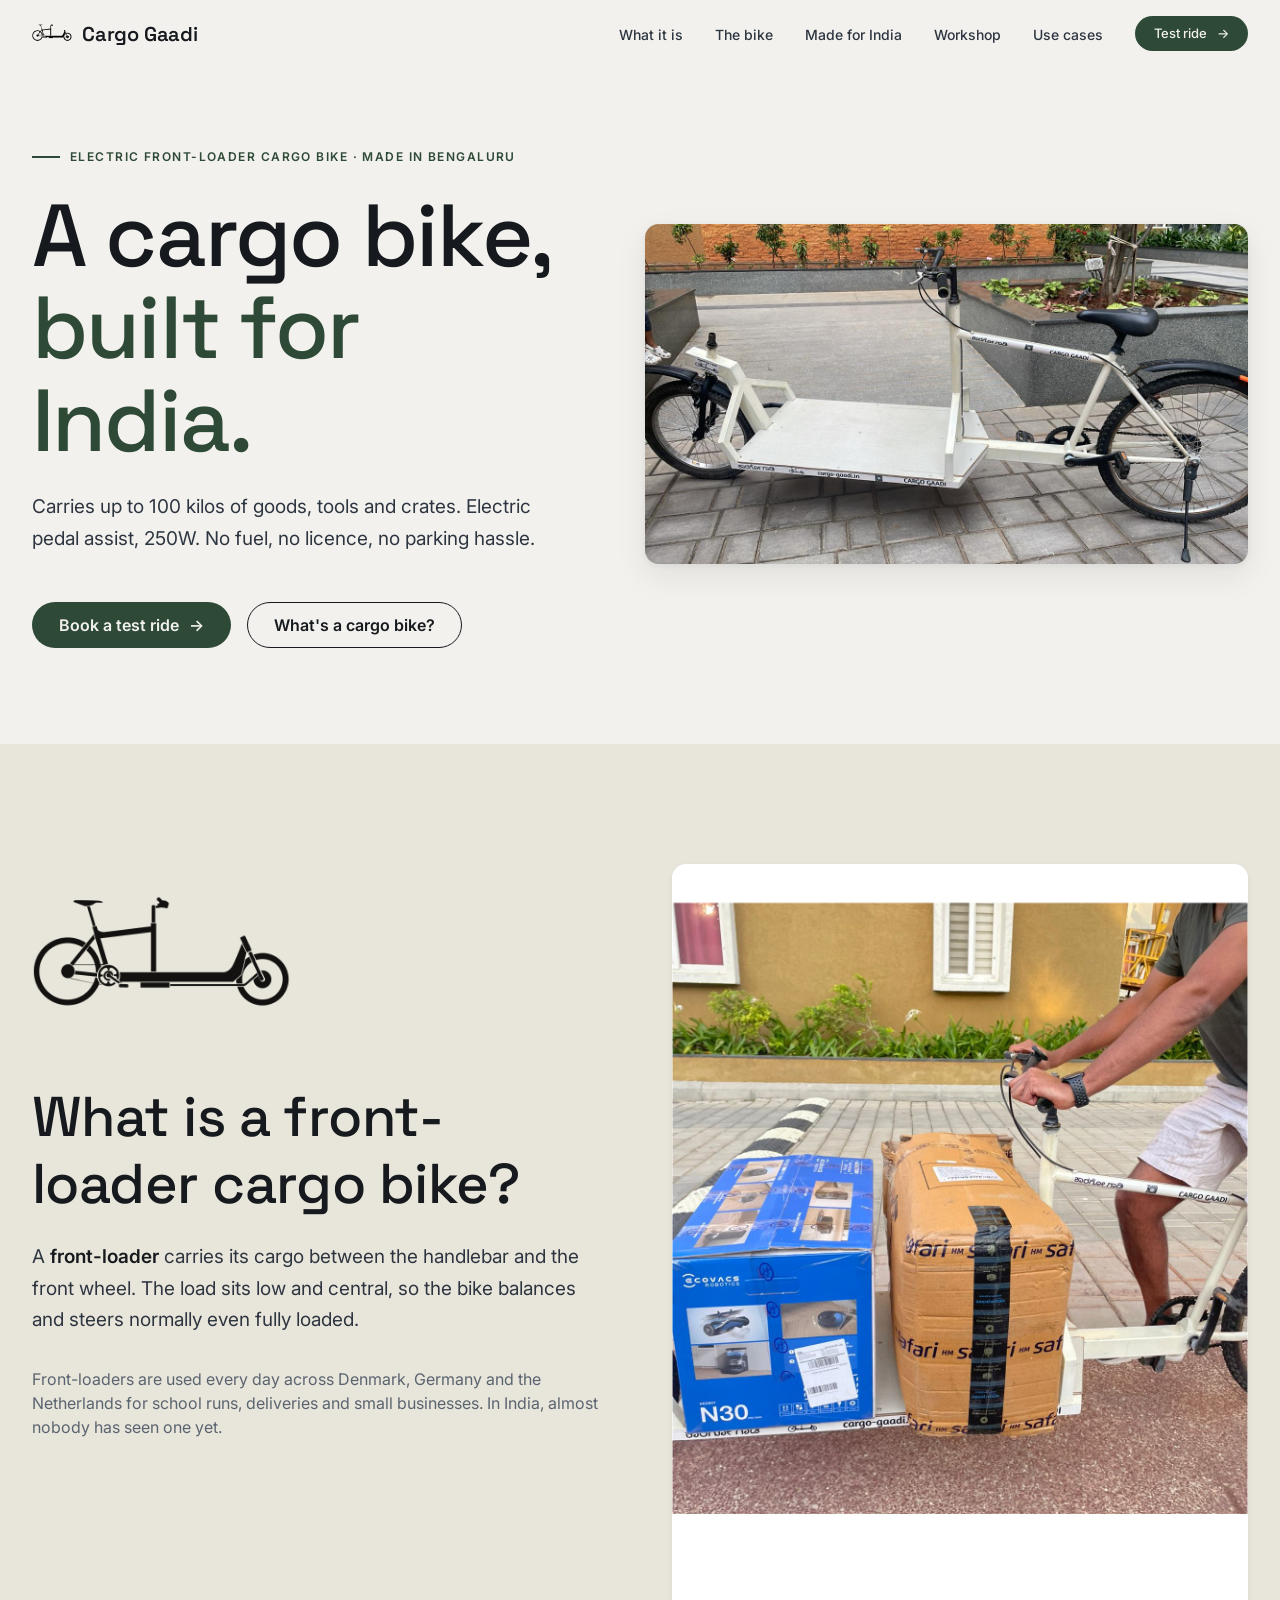
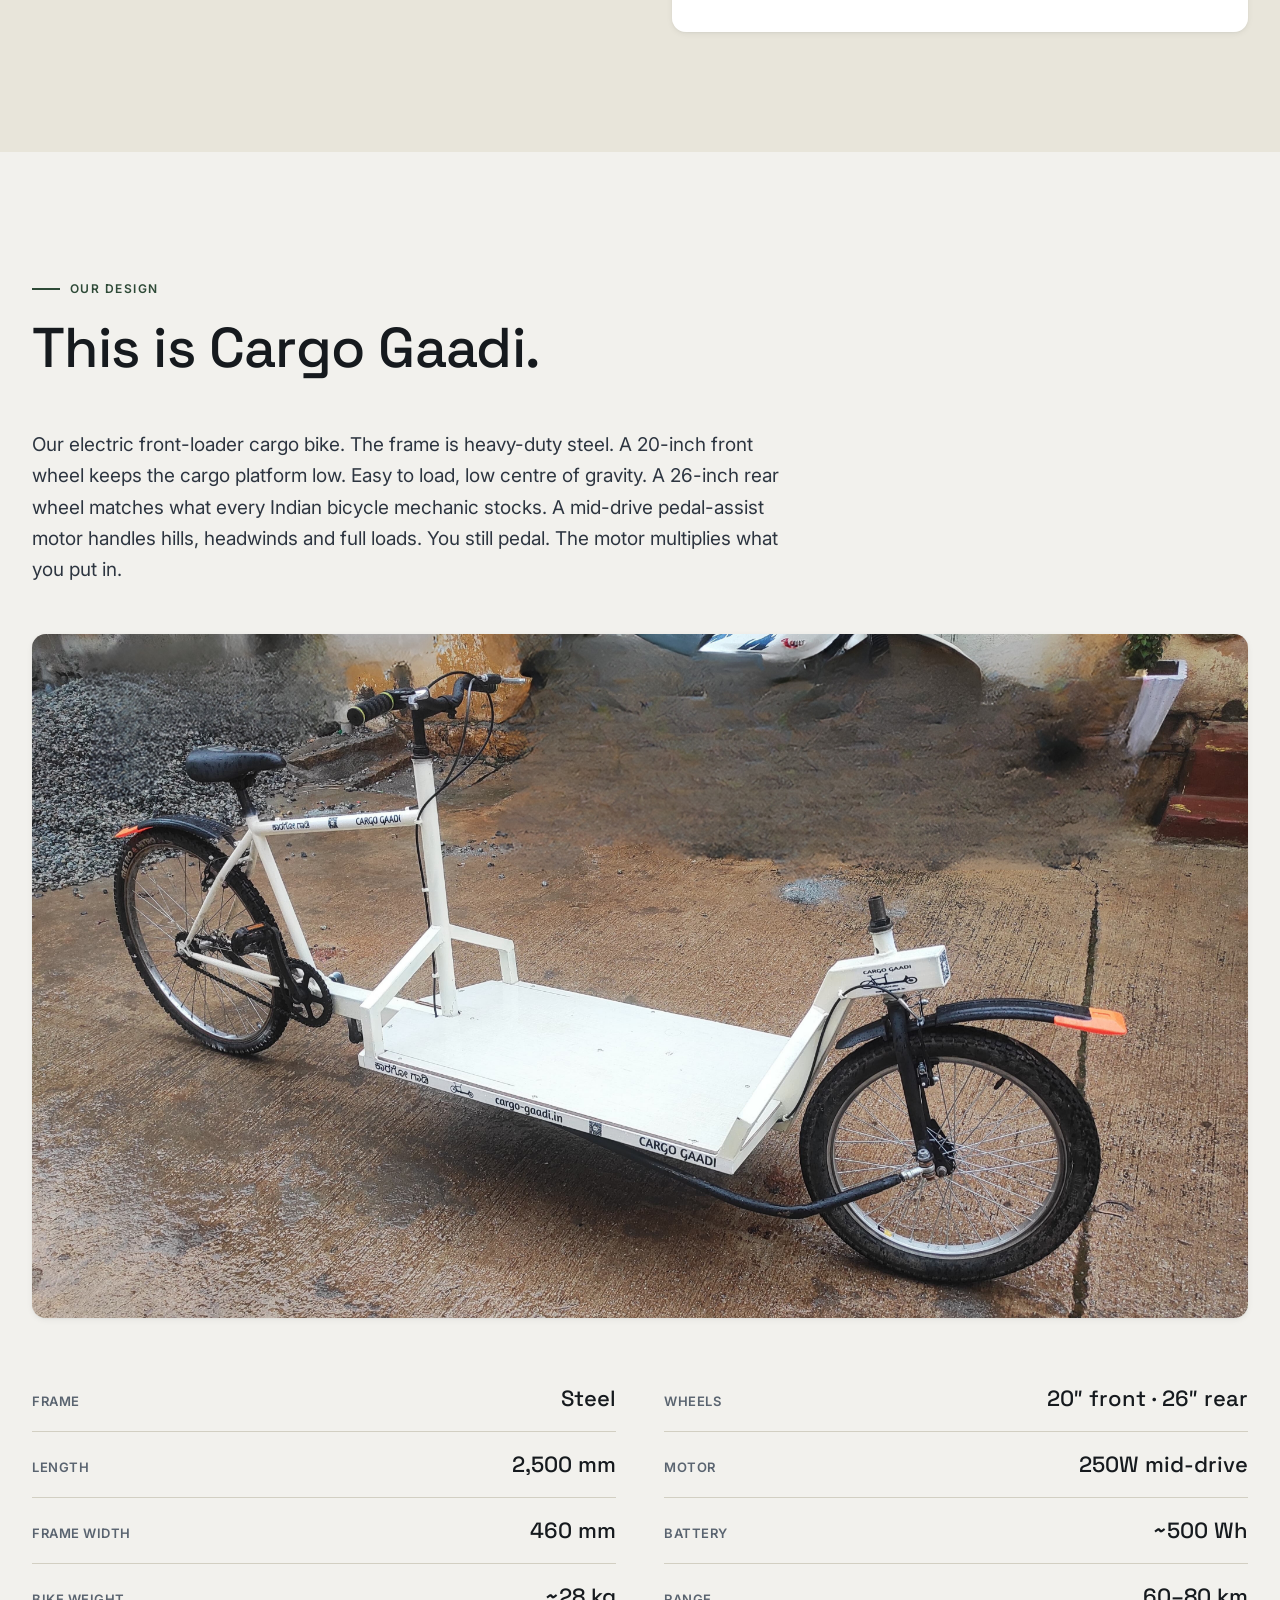
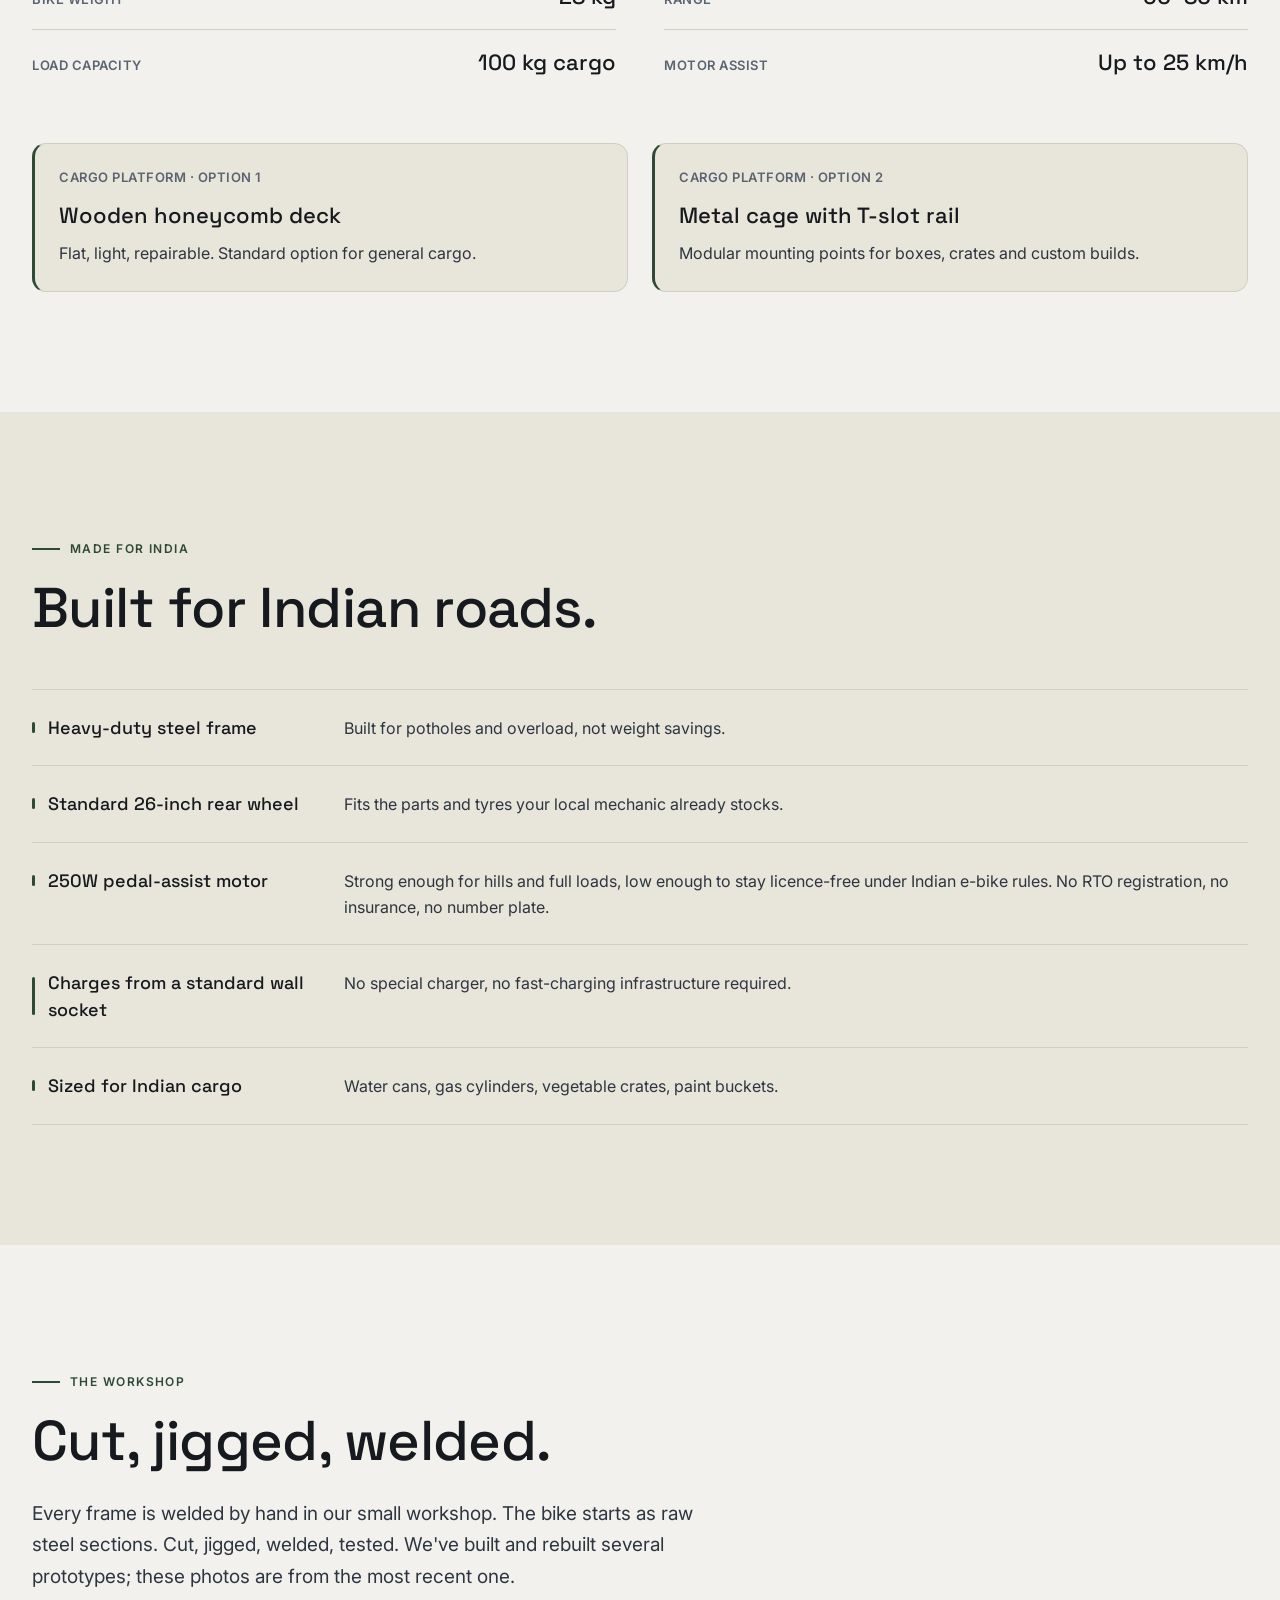
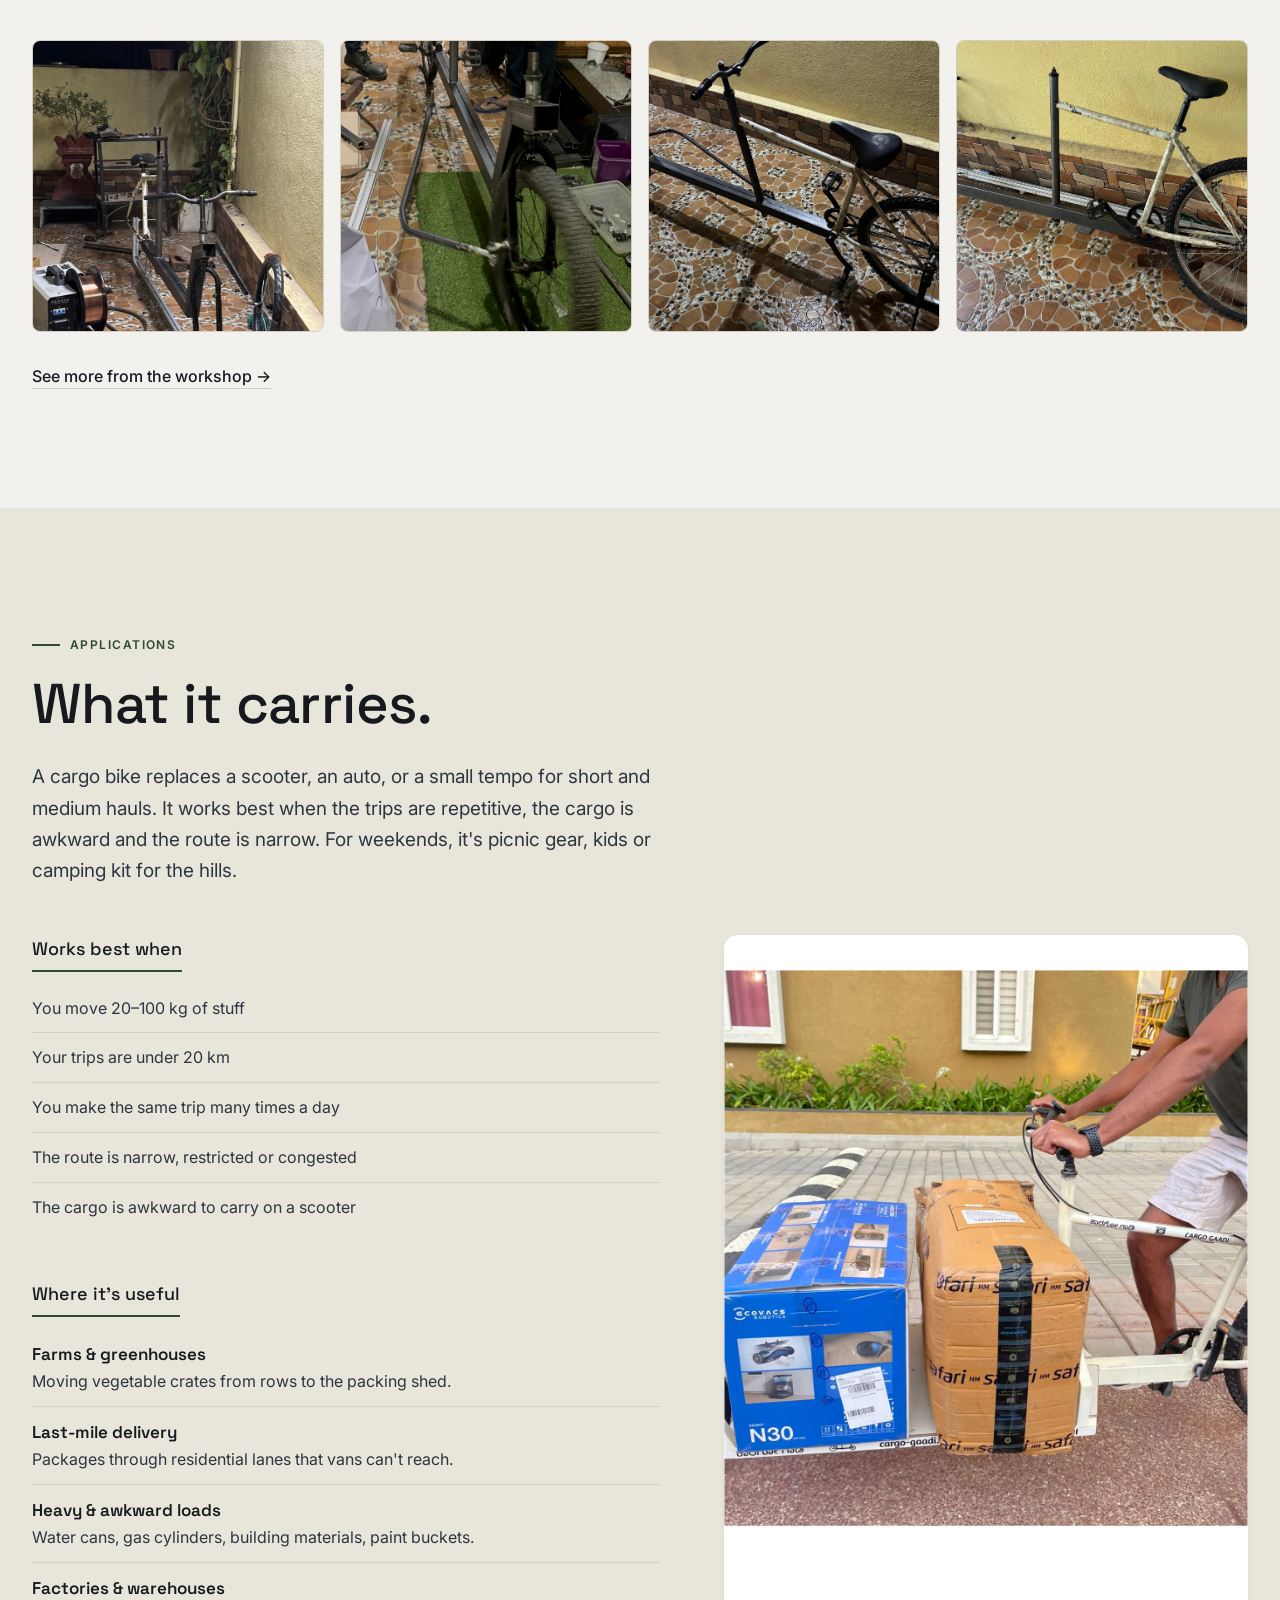
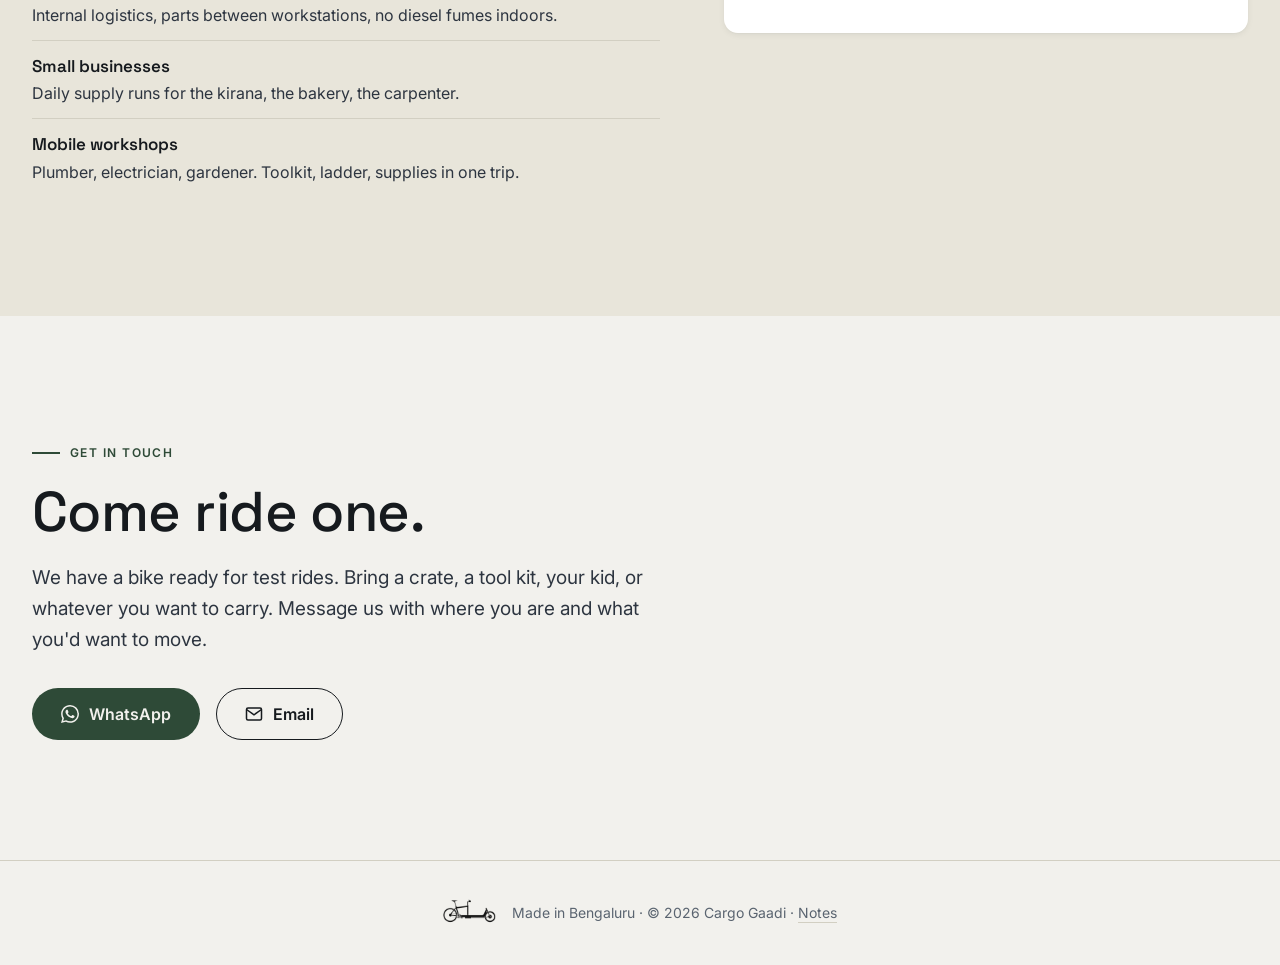
<file: index.html>
<!DOCTYPE html>
<html lang="en">
<head>
    <meta charset="UTF-8">
    <meta name="viewport" content="width=device-width, initial-scale=1.0">
    <title>Cargo Gaadi · A cargo bike, built for India</title>
    <meta name="description" content="Electric front-loader cargo bike, made for Indian roads, farms, factories and small businesses. 250W pedal-assist. No fuel, no licence, no parking hassle.">

    <meta property="og:title" content="Cargo Gaadi · A cargo bike, built for India">
    <meta property="og:description" content="Electric front-loader cargo bike, made for Indian roads, farms, factories and small businesses.">
    <meta property="og:type" content="website">
    <meta property="og:url" content="https://cargo-gaadi.in">
    <meta property="og:image" content="https://cargo-gaadi.in/images/bike-clean-courtyard.jpeg">

    <link rel="icon" type="image/png" href="images/favicon.png">

    <link rel="preconnect" href="https://fonts.googleapis.com">
    <link rel="preconnect" href="https://fonts.gstatic.com" crossorigin>
    <link href="https://fonts.googleapis.com/css2?family=Inter:wght@400;500;600;700&family=Space+Grotesk:wght@400;500;600;700&family=JetBrains+Mono:wght@400;500&display=swap" rel="stylesheet">

    <link rel="stylesheet" href="tokens.css">

    <style>
        /* All colors come from tokens.css. No hex literals. */

        /* HEADER */
        .site-header {
            position: fixed; top: 0; left: 0; right: 0;
            z-index: 100;
            background: color-mix(in srgb, var(--c-paper) 88%, transparent);
            backdrop-filter: blur(14px);
            -webkit-backdrop-filter: blur(14px);
            border-bottom: 1px solid transparent;
            transition: border-color var(--d-base) var(--ease-out);
        }
        .site-header.is-scrolled { border-bottom-color: var(--c-hairline); }
        .site-nav {
            display: flex; justify-content: space-between; align-items: center;
            padding: 16px 0;
        }
        .brand {
            display: flex; align-items: center; gap: 10px;
            font-family: var(--font-display);
            font-size: 20px; font-weight: var(--w-semibold);
            color: var(--c-ink);
            letter-spacing: var(--ls-snug);
        }
        .brand img { height: 30px; width: auto; }
        .nav-links { display: flex; gap: 32px; list-style: none; align-items: center; }
        .nav-links a {
            font-size: var(--t-body-sm);
            font-weight: var(--w-medium);
            color: var(--c-ink-80);
            transition: color var(--d-base) var(--ease-out);
        }
        .nav-links a:hover { color: var(--c-forest); }
        /* Fix: nav button text colour bug. Was being overridden by .nav-links a */
        .nav-links a.btn--primary { color: var(--c-paper); }
        .nav-links a.btn--primary:hover { color: var(--c-paper); }
        .hamburger { display: none; flex-direction: column; gap: 5px; cursor: pointer; padding: 8px; }
        .hamburger span { width: 22px; height: 2px; background: var(--c-ink); transition: var(--d-base); }

        /* HERO */
        .hero { padding: 140px 0 var(--s-9); }
        .hero-grid {
            display: grid;
            grid-template-columns: 1fr 1.1fr;
            gap: var(--s-8);
            align-items: center;
        }
        .hero h1 .accent {
            color: var(--c-forest);
            font-weight: var(--w-medium);
        }
        .hero-lede {
            margin-top: var(--s-5);
            margin-bottom: var(--s-7);
            max-width: 520px;
        }
        .hero-ctas { display: flex; gap: var(--s-4); flex-wrap: wrap; align-items: center; }
        .hero-photo {
            position: relative;
            border-radius: var(--r-lg);
            overflow: hidden;
            box-shadow: var(--elev-3);
            aspect-ratio: 16/9;
            background: var(--c-paper-2);
        }
        .hero-photo img { width: 100%; height: 100%; object-fit: cover; display: block; }

        /* SECTION HEADER */
        .sect-head { margin-bottom: var(--s-7); max-width: 760px; }
        .sect-head h2 { margin-top: var(--s-4); margin-bottom: var(--s-4); }
        .sect-head .lede { max-width: 680px; margin-top: var(--s-5); }

        /* ─── SECTION 2 · CARGO BIKE EXPLAINER ─── */
        .explainer-grid {
            display: grid;
            grid-template-columns: 1fr 1fr;
            gap: var(--s-8);
            align-items: start;
        }
        .silhouette-illustration {
            width: 100%;
            max-width: 260px;
            height: auto;
            margin-bottom: var(--s-5);
            opacity: 0.92;
        }
        .explainer-text h3 {
            font-family: var(--font-display);
            font-size: var(--t-title-1);
            font-weight: var(--w-medium);
            color: var(--c-ink);
            margin-top: var(--s-6);
            margin-bottom: var(--s-3);
        }
        .explainer-text > p { margin-bottom: var(--s-4); }
        .explainer-text > p:last-child { margin-top: var(--s-6); color: var(--c-ink-60); font-size: var(--t-body); }
        .explainer-text strong { color: var(--c-ink); font-weight: var(--w-semibold); }

        .explainer-photo {
            border-radius: var(--r-lg);
            overflow: hidden;
            box-shadow: var(--elev-2);
            aspect-ratio: 3/4;
            background: var(--c-paper-2);
            position: relative;
        }
        .explainer-photo img { width: 100%; height: 100%; object-fit: cover; }

        /* ─── SECTION 3 · OUR DESIGN ─── */
        .design-intro p {
            max-width: 760px;
            margin-bottom: var(--s-4);
            font-size: var(--t-body-lg);
            color: var(--c-ink-80);
            line-height: var(--lh-relaxed);
        }
        .design-photo {
            margin-top: var(--s-7);
            margin-bottom: var(--s-7);
            border-radius: var(--r-lg);
            overflow: hidden;
            box-shadow: var(--elev-2);
            aspect-ratio: 16/9;
            background: var(--c-paper-2);
        }
        .design-photo img { width: 100%; height: 100%; object-fit: cover; }

        .specs-2col {
            display: grid;
            grid-template-columns: 1fr 1fr;
            gap: 0 var(--s-7);
        }

        /* Platform options · TWO separate boxes side-by-side */
        .platform-grid {
            margin-top: var(--s-7);
            display: grid;
            grid-template-columns: 1fr 1fr;
            gap: var(--s-5);
        }
        .platform-box {
            background: var(--c-paper-2);
            border: 1px solid var(--c-hairline);
            border-radius: var(--r-lg);
            padding: var(--s-5);
            border-left: 3px solid var(--c-forest);
        }
        .platform-box .opt-label {
            font-family: var(--font-body);
            font-size: var(--t-caption);
            font-weight: var(--w-semibold);
            letter-spacing: var(--ls-wide);
            text-transform: uppercase;
            color: var(--c-ink-60);
            margin-bottom: var(--s-3);
        }
        .platform-box .opt-name {
            display: block;
            font-family: var(--font-display);
            font-size: var(--t-title-1);
            font-weight: var(--w-medium);
            color: var(--c-ink);
            margin-bottom: var(--s-2);
        }
        .platform-box .opt-desc {
            font-size: var(--t-body);
            color: var(--c-ink-80);
            line-height: var(--lh-relaxed);
        }

        /* ─── SECTION 4 · MADE FOR INDIAN ROADS ─── */
        .india-list {
            margin-top: var(--s-6);
            border-top: 1px solid var(--c-hairline);
        }
        .india-row {
            display: grid;
            grid-template-columns: 280px 1fr;
            gap: var(--s-6);
            padding: var(--s-5) 0;
            border-bottom: 1px solid var(--c-hairline);
            align-items: baseline;
        }
        .india-row .label {
            font-family: var(--font-display);
            font-size: var(--t-title-2);
            font-weight: var(--w-medium);
            color: var(--c-ink);
            position: relative;
            padding-left: var(--s-4);
        }
        .india-row .label::before {
            content: "";
            position: absolute;
            left: 0; top: 8px; bottom: 8px;
            width: 3px;
            background: var(--c-forest);
            border-radius: 2px;
        }
        .india-row p {
            font-size: var(--t-body);
            color: var(--c-ink-80);
            line-height: var(--lh-relaxed);
        }

        /* ─── SECTION 5 · WORKSHOP ─── */
        .build-grid {
            display: grid;
            grid-template-columns: repeat(4, 1fr);
            gap: var(--s-4);
            margin-top: var(--s-6);
        }
        .build-more {
            margin-top: var(--s-6);
            font-size: var(--t-body);
        }
        .build-more a {
            color: var(--c-ink);
            border-bottom: 1px solid var(--c-hairline);
            padding-bottom: 2px;
            font-weight: var(--w-medium);
            transition: color var(--d-base) var(--ease-out), border-color var(--d-base) var(--ease-out);
        }
        .build-more a:hover {
            color: var(--c-forest);
            border-bottom-color: var(--c-forest);
        }
        .build-more .arrow {
            display: inline-block;
            transition: transform var(--d-base) var(--ease-out);
        }
        .build-more a:hover .arrow { transform: translateX(3px); }
        .build-photo {
            aspect-ratio: 1/1;
            overflow: hidden;
            border-radius: var(--r-md);
            background: var(--c-paper-3);
            border: 1px solid var(--c-hairline);
            position: relative;
        }
        .build-photo img {
            width: 100%; height: 100%; object-fit: cover;
            transition: transform var(--d-slow) var(--ease-out);
        }
        .build-photo:hover img { transform: scale(1.04); }

        /* ─── SECTION 6 · APPLICATIONS ─── */
        .apps-grid {
            display: grid;
            grid-template-columns: 1.2fr 1fr;
            gap: var(--s-8);
            align-items: start;
            margin-top: var(--s-6);
        }
        .apps-list h3 {
            font-family: var(--font-display);
            font-size: var(--t-title-2);
            font-weight: var(--w-medium);
            color: var(--c-ink);
            margin-top: var(--s-7);
            margin-bottom: var(--s-3);
            padding-bottom: var(--s-2);
            border-bottom: 2px solid var(--c-forest);
            display: inline-block;
        }
        .apps-list h3:first-child { margin-top: 0; }
        .apps-list ul {
            list-style: none;
            padding: 0;
            margin: 0;
        }
        .apps-list li {
            padding: var(--s-3) 0;
            border-bottom: 1px solid var(--c-hairline);
            font-size: var(--t-body);
            color: var(--c-ink-80);
            line-height: 1.55;
        }
        .apps-list li:last-child { border-bottom: none; }
        .apps-list li strong {
            color: var(--c-ink);
            font-weight: var(--w-semibold);
            display: block;
            margin-bottom: 2px;
            font-family: var(--font-display);
            font-size: 17px;
        }
        .apps-photo {
            border-radius: var(--r-lg);
            overflow: hidden;
            aspect-ratio: 3/4;
            background: var(--c-paper-3);
            position: sticky;
            top: 100px;
            box-shadow: var(--elev-2);
        }
        .apps-photo img { width: 100%; height: 100%; object-fit: cover; }

        /* ─── SECTION 7 · CONTACT (two side-by-side icon-and-label buttons) ─── */
        .contact-section { text-align: left; }
        .contact-block { max-width: 640px; }
        .contact-block .t-display-2 { margin-top: var(--s-4); margin-bottom: var(--s-4); }
        .contact-block .body { margin-bottom: var(--s-6); }

        .contact-actions {
            display: flex;
            gap: var(--s-4);
            flex-wrap: wrap;
        }
        .contact-btn {
            padding: 16px 28px;
            font-size: 16px;
        }
        .contact-btn svg { flex-shrink: 0; }

        /* ─── FOOTER ─── single line: logo + "Made with ♥ in Bengaluru · © 2026 Cargo Gaadi" */
        .site-footer {
            border-top: 1px solid var(--c-hairline);
            padding: var(--s-6) 0;
        }
        .footer-row {
            display: flex;
            flex-direction: row;
            align-items: center;
            justify-content: center;
            gap: var(--s-4);
            flex-wrap: wrap;
        }
        .footer-logo {
            height: 40px;
            width: auto;
            opacity: 0.95;
        }
        .footer-text {
            font-size: var(--t-body-sm);
            color: var(--c-ink-60);
        }
        .footer-text .footer-link {
            color: var(--c-ink-60);
            border-bottom: 1px solid var(--c-hairline);
            padding-bottom: 1px;
            transition: color var(--d-base) var(--ease-out), border-color var(--d-base) var(--ease-out);
        }
        .footer-text .footer-link:hover {
            color: var(--c-forest);
            border-bottom-color: var(--c-forest);
        }
        .footer-text .heart {
            color: var(--c-forest);
            display: inline-block;
            font-size: 14px;
            transform: translateY(-1px);
            margin: 0 2px;
        }

        /* ─── RESPONSIVE ─── */
        @media (max-width: 920px) {
            .nav-links { display: none; }
            .nav-links.is-open {
                display: flex; position: absolute; top: 100%; left: 0; right: 0;
                background: var(--c-paper); flex-direction: column; padding: var(--s-5);
                border-bottom: 1px solid var(--c-hairline); gap: var(--s-4);
            }
            .hamburger { display: flex; }

            .hero { padding: 110px 0 var(--s-8); }
            .hero-grid { grid-template-columns: 1fr; gap: var(--s-7); }
            .hero-photo { aspect-ratio: 4/3; }

            .explainer-grid { grid-template-columns: 1fr; gap: var(--s-7); }
            .explainer-photo { aspect-ratio: 4/3; }
            .silhouette-illustration { max-width: 200px; }

            .specs-2col { grid-template-columns: 1fr; gap: 0; }
            .platform-grid { grid-template-columns: 1fr; gap: var(--s-4); }

            .india-row { grid-template-columns: 1fr; gap: var(--s-2); }
            .india-row .label::before { top: 6px; bottom: 6px; }

            .build-grid { grid-template-columns: 1fr 1fr; }

            .apps-grid { grid-template-columns: 1fr; gap: var(--s-7); }
            .apps-photo { position: relative; top: 0; aspect-ratio: 4/3; }

            .footer-logo { height: 32px; }
        }
    </style>
</head>
<body>

<!-- HEADER -->
<header class="site-header" id="header">
    <div class="wrap">
        <nav class="site-nav">
            <a href="#" class="brand">
                <img src="images/logo.png" alt="">
                Cargo Gaadi
            </a>
            <ul class="nav-links" id="nav-links">
                <li><a href="#what">What it is</a></li>
                <li><a href="#design">The bike</a></li>
                <li><a href="#india">Made for India</a></li>
                <li><a href="#workshop">Workshop</a></li>
                <li><a href="#applications">Use cases</a></li>
                <li><a href="#contact" class="btn btn--primary" style="padding: 10px 18px; font-size: 13px;">Test ride <span class="arrow">→</span></a></li>
            </ul>
            <div class="hamburger" id="hamburger"><span></span><span></span><span></span></div>
        </nav>
    </div>
</header>

<!-- HERO -->
<section class="hero">
    <div class="wrap">
        <div class="hero-grid">
            <div>
                <p class="t-eyebrow">Electric front-loader cargo bike · Made in Bengaluru</p>
                <h1 class="t-display-1" style="margin-top: var(--s-5);">
                    A cargo bike,<br><span class="accent">built for India.</span>
                </h1>
                <p class="t-body-lg hero-lede">
                    Carries up to 100 kilos of goods, tools and crates. Electric pedal assist, 250W. No fuel, no licence, no parking hassle.
                </p>
                <div class="hero-ctas">
                    <a href="#contact" class="btn btn--primary">Book a test ride <span class="arrow">→</span></a>
                    <a href="#what" class="btn btn--ghost">What's a cargo bike?</a>
                </div>
            </div>
            <div class="hero-photo">
                <img src="images/bike-clean-courtyard.jpeg" alt="Cargo Gaadi, the electric front-loader cargo bike">
            </div>
        </div>
    </div>
</section>

<!-- ─── SECTION 2 · WHAT IS A FRONT-LOADER ─── -->
<section class="section section--sunken" id="what">
    <div class="wrap">
        <div class="explainer-grid">
            <div class="explainer-text">
                <img src="images/logo.png" alt="Front-loader bike silhouette" class="silhouette-illustration">
                <h2 class="t-display-2">What is a front-loader cargo bike?</h2>

                <p class="t-body-lg" style="margin-top: var(--s-5);">
                    A <strong>front-loader</strong> carries its cargo between the handlebar and the front wheel. The load sits low and central, so the bike balances and steers normally even fully loaded.
                </p>

                <p>
                    Front-loaders are used every day across Denmark, Germany and the Netherlands for school runs, deliveries and small businesses. In India, almost nobody has seen one yet.
                </p>
            </div>

            <div class="explainer-photo">
                <img src="images/bike-in-action-delivery.jpeg" alt="Cargo Gaadi carrying delivery boxes">
            </div>
        </div>
    </div>
</section>

<!-- ─── SECTION 3 · OUR DESIGN ─── -->
<section class="section" id="design">
    <div class="wrap">
        <div class="sect-head">
            <p class="t-eyebrow">Our design</p>
            <h2 class="t-display-2">This is Cargo Gaadi.</h2>
        </div>

        <div class="design-intro">
            <p>Our electric front-loader cargo bike. The frame is heavy-duty steel. A 20-inch front wheel keeps the cargo platform low. Easy to load, low centre of gravity. A 26-inch rear wheel matches what every Indian bicycle mechanic stocks. A mid-drive pedal-assist motor handles hills, headwinds and full loads. You still pedal. The motor multiplies what you put in.</p>
        </div>

        <div class="design-photo">
            <img src="images/hero-bike.jpg" alt="Cargo Gaadi side view">
        </div>

        <div class="specs-2col">
            <div>
                <div class="spec-row"><span class="label">Frame</span><span class="value">Steel</span></div>
                <div class="spec-row"><span class="label">Length</span><span class="value">2,500 mm</span></div>
                <div class="spec-row"><span class="label">Frame width</span><span class="value">460 mm</span></div>
                <div class="spec-row"><span class="label">Bike weight</span><span class="value">~28 kg</span></div>
                <div class="spec-row"><span class="label">Load capacity</span><span class="value">100 kg cargo</span></div>
            </div>
            <div>
                <div class="spec-row"><span class="label">Wheels</span><span class="value">20″ front · 26″ rear</span></div>
                <div class="spec-row"><span class="label">Motor</span><span class="value">250W mid-drive</span></div>
                <div class="spec-row"><span class="label">Battery</span><span class="value">~500 Wh</span></div>
                <div class="spec-row"><span class="label">Range</span><span class="value">60–80 km</span></div>
                <div class="spec-row"><span class="label">Motor assist</span><span class="value">Up to 25 km/h</span></div>
            </div>
        </div>

        <!-- Cargo platform: TWO SEPARATE BOXES -->
        <div class="platform-grid">
            <div class="platform-box">
                <div class="opt-label">Cargo platform · Option 1</div>
                <span class="opt-name">Wooden honeycomb deck</span>
                <p class="opt-desc">Flat, light, repairable. Standard option for general cargo.</p>
            </div>
            <div class="platform-box">
                <div class="opt-label">Cargo platform · Option 2</div>
                <span class="opt-name">Metal cage with T-slot rail</span>
                <p class="opt-desc">Modular mounting points for boxes, crates and custom builds.</p>
            </div>
        </div>
    </div>
</section>

<!-- ─── SECTION 4 · MADE FOR INDIAN ROADS ─── -->
<section class="section section--sunken" id="india">
    <div class="wrap">
        <div class="sect-head">
            <p class="t-eyebrow">Made for India</p>
            <h2 class="t-display-2">Built for Indian roads.</h2>
        </div>

        <div class="india-list">
            <div class="india-row">
                <span class="label">Heavy-duty steel frame</span>
                <p>Built for potholes and overload, not weight savings.</p>
            </div>
            <div class="india-row">
                <span class="label">Standard 26-inch rear wheel</span>
                <p>Fits the parts and tyres your local mechanic already stocks.</p>
            </div>
            <div class="india-row">
                <span class="label">250W pedal-assist motor</span>
                <p>Strong enough for hills and full loads, low enough to stay licence-free under Indian e-bike rules. No RTO registration, no insurance, no number plate.</p>
            </div>
            <div class="india-row">
                <span class="label">Charges from a standard wall socket</span>
                <p>No special charger, no fast-charging infrastructure required.</p>
            </div>
            <div class="india-row">
                <span class="label">Sized for Indian cargo</span>
                <p>Water cans, gas cylinders, vegetable crates, paint buckets.</p>
            </div>
        </div>
    </div>
</section>

<!-- ─── SECTION 5 · WORKSHOP ─── -->
<section class="section" id="workshop">
    <div class="wrap">
        <div class="sect-head">
            <p class="t-eyebrow">The workshop</p>
            <h2 class="t-display-2">Cut, jigged, welded.</h2>
            <p class="t-body-lg lede">
                Every frame is welded by hand in our small workshop. The bike starts as raw steel sections. Cut, jigged, welded, tested. We've built and rebuilt several prototypes; these photos are from the most recent one.
            </p>
        </div>

        <div class="build-grid">
            <div class="build-photo">
                <img src="images/cargo-bike-build-1.jpeg" alt="Cargo Gaadi raw frame on the workshop floor">
            </div>
            <div class="build-photo">
                <img src="images/cargo-bike-build-2.JPG" alt="Cargo Gaadi during assembly">
            </div>
            <div class="build-photo">
                <img src="images/cargo-bike-build-3.jpg" alt="Cargo Gaadi front section under construction">
            </div>
            <div class="build-photo">
                <img src="images/cargo-bike-build-4.jpg" alt="Cargo Gaadi in the workshop with welding equipment">
            </div>
        </div>

        <p class="build-more">
            <a href="notes/">See more from the workshop <span class="arrow">→</span></a>
        </p>
    </div>
</section>

<!-- ─── SECTION 6 · APPLICATIONS ─── -->
<section class="section section--sunken" id="applications">
    <div class="wrap">
        <div class="sect-head">
            <p class="t-eyebrow">Applications</p>
            <h2 class="t-display-2">What it carries.</h2>
            <p class="t-body-lg lede">
                A cargo bike replaces a scooter, an auto, or a small tempo for short and medium hauls. It works best when the trips are repetitive, the cargo is awkward and the route is narrow. For weekends, it's picnic gear, kids or camping kit for the hills.
            </p>
        </div>

        <div class="apps-grid">
            <div class="apps-list">
                <h3>Works best when</h3>
                <ul>
                    <li>You move 20–100 kg of stuff</li>
                    <li>Your trips are under 20 km</li>
                    <li>You make the same trip many times a day</li>
                    <li>The route is narrow, restricted or congested</li>
                    <li>The cargo is awkward to carry on a scooter</li>
                </ul>

                <h3>Where it's useful</h3>
                <ul>
                    <li><strong>Farms &amp; greenhouses</strong>Moving vegetable crates from rows to the packing shed.</li>
                    <li><strong>Last-mile delivery</strong>Packages through residential lanes that vans can't reach.</li>
                    <li><strong>Heavy &amp; awkward loads</strong>Water cans, gas cylinders, building materials, paint buckets.</li>
                    <li><strong>Factories &amp; warehouses</strong>Internal logistics, parts between workstations, no diesel fumes indoors.</li>
                    <li><strong>Small businesses</strong>Daily supply runs for the kirana, the bakery, the carpenter.</li>
                    <li><strong>Mobile workshops</strong>Plumber, electrician, gardener. Toolkit, ladder, supplies in one trip.</li>
                </ul>
            </div>

            <div class="apps-photo">
                <img src="images/bike-in-action-delivery.jpeg" alt="Cargo Gaadi carrying delivery boxes for last-mile delivery">
            </div>
        </div>
    </div>
</section>

<!-- ─── SECTION 7 · CONTACT (Layout A · single column) ─── -->
<section class="section" id="contact">
    <div class="wrap">
        <div class="contact-section">
            <div class="contact-block">
                <p class="t-eyebrow">Get in touch</p>
                <h2 class="t-display-2">Come ride one.</h2>
                <p class="t-body-lg body">
                    We have a bike ready for test rides. Bring a crate, a tool kit, your kid, or whatever you want to carry. Message us with where you are and what you'd want to move.
                </p>

                <div class="contact-actions">
                    <a href="https://wa.me/918050728498?text=Hi%2C%20I%27d%20like%20to%20test%20ride%20the%20Cargo%20Gaadi" target="_blank" class="btn btn--primary contact-btn">
                        <svg viewBox="0 0 24 24" fill="currentColor" width="18" height="18"><path d="M17.472 14.382c-.297-.149-1.758-.867-2.03-.967-.273-.099-.471-.148-.67.15-.197.297-.767.966-.94 1.164-.173.199-.347.223-.644.075-.297-.15-1.255-.463-2.39-1.475-.883-.788-1.48-1.761-1.653-2.059-.173-.297-.018-.458.13-.606.134-.133.298-.347.446-.52.149-.174.198-.298.298-.497.099-.198.05-.371-.025-.52-.075-.149-.669-1.612-.916-2.207-.242-.579-.487-.5-.669-.51-.173-.008-.371-.01-.57-.01-.198 0-.52.074-.792.372-.272.297-1.04 1.016-1.04 2.479 0 1.462 1.065 2.875 1.213 3.074.149.198 2.096 3.2 5.077 4.487.709.306 1.262.489 1.694.625.712.227 1.36.195 1.871.118.571-.085 1.758-.719 2.006-1.413.248-.694.248-1.289.173-1.413-.074-.124-.272-.198-.57-.347m-5.421 7.403h-.004a9.87 9.87 0 01-5.031-1.378l-.361-.214-3.741.982.998-3.648-.235-.374a9.86 9.86 0 01-1.51-5.26c.001-5.45 4.436-9.884 9.888-9.884 2.64 0 5.122 1.03 6.988 2.898a9.825 9.825 0 012.893 6.994c-.003 5.45-4.437 9.884-9.885 9.884m8.413-18.297A11.815 11.815 0 0012.05 0C5.495 0 .16 5.335.157 11.892c0 2.096.547 4.142 1.588 5.945L.057 24l6.305-1.654a11.882 11.882 0 005.683 1.448h.005c6.554 0 11.89-5.335 11.893-11.893a11.821 11.821 0 00-3.48-8.413z"/></svg>
                        WhatsApp
                    </a>
                    <a href="mailto:hello@cargo-gaadi.in" class="btn btn--ghost contact-btn">
                        <svg viewBox="0 0 24 24" fill="none" stroke="currentColor" stroke-width="2" width="18" height="18">
                            <path d="M4 4h16c1.1 0 2 .9 2 2v12c0 1.1-.9 2-2 2H4c-1.1 0-2-.9-2-2V6c0-1.1.9-2 2-2z"/>
                            <polyline points="22,6 12,13 2,6"/>
                        </svg>
                        Email
                    </a>
                </div>
            </div>
        </div>
    </div>
</section>

<!-- FOOTER (single line) -->
<footer class="site-footer">
    <div class="wrap">
        <div class="footer-row">
            <img src="images/logo.png" alt="Cargo Gaadi" class="footer-logo">
            <span class="footer-text">Made in Bengaluru · © 2026 Cargo Gaadi · <a href="notes/" class="footer-link">Notes</a></span>
        </div>
    </div>
</footer>

<script>
    const header = document.getElementById('header');
    window.addEventListener('scroll', () => {
        header.classList.toggle('is-scrolled', window.scrollY > 30);
    });

    const hamburger = document.getElementById('hamburger');
    const navLinks = document.getElementById('nav-links');
    hamburger.addEventListener('click', () => navLinks.classList.toggle('is-open'));
    document.querySelectorAll('.nav-links a').forEach(a =>
        a.addEventListener('click', () => navLinks.classList.remove('is-open'))
    );
</script>
</body>
</html>
</file>
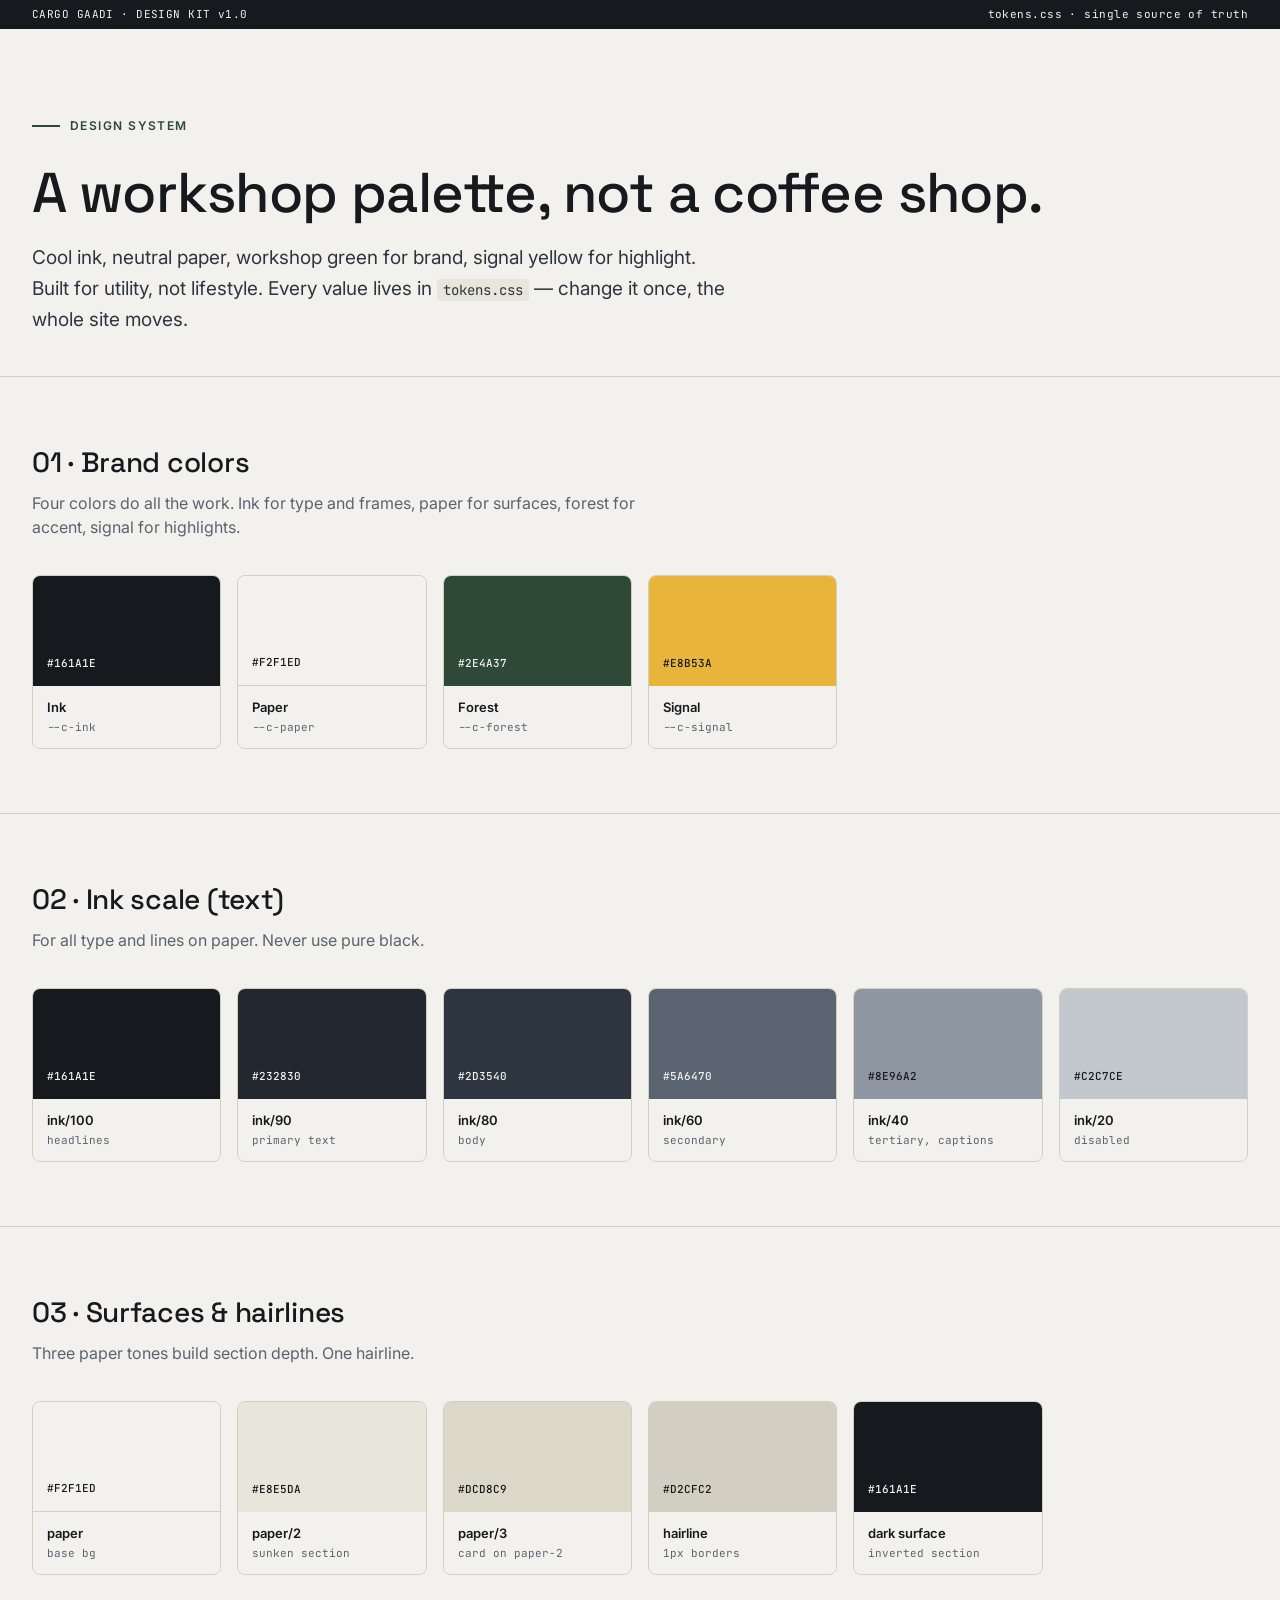
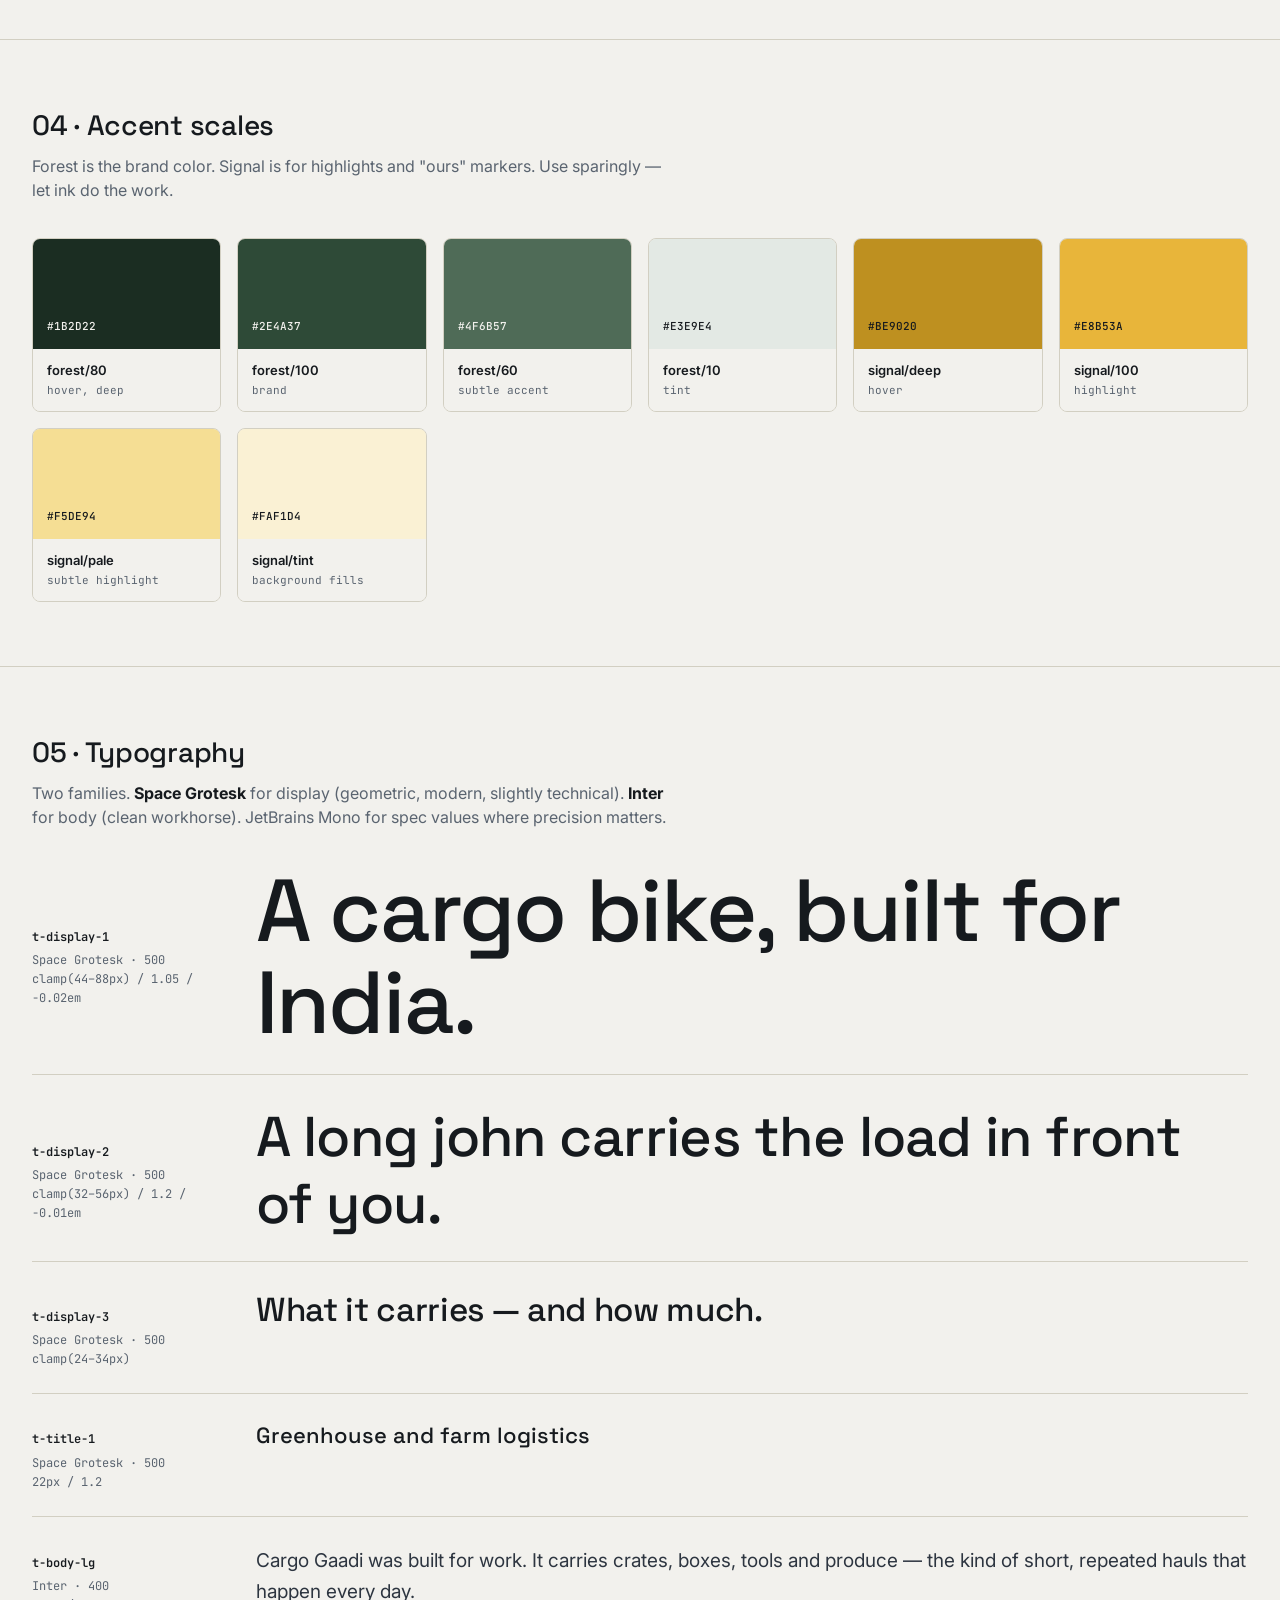
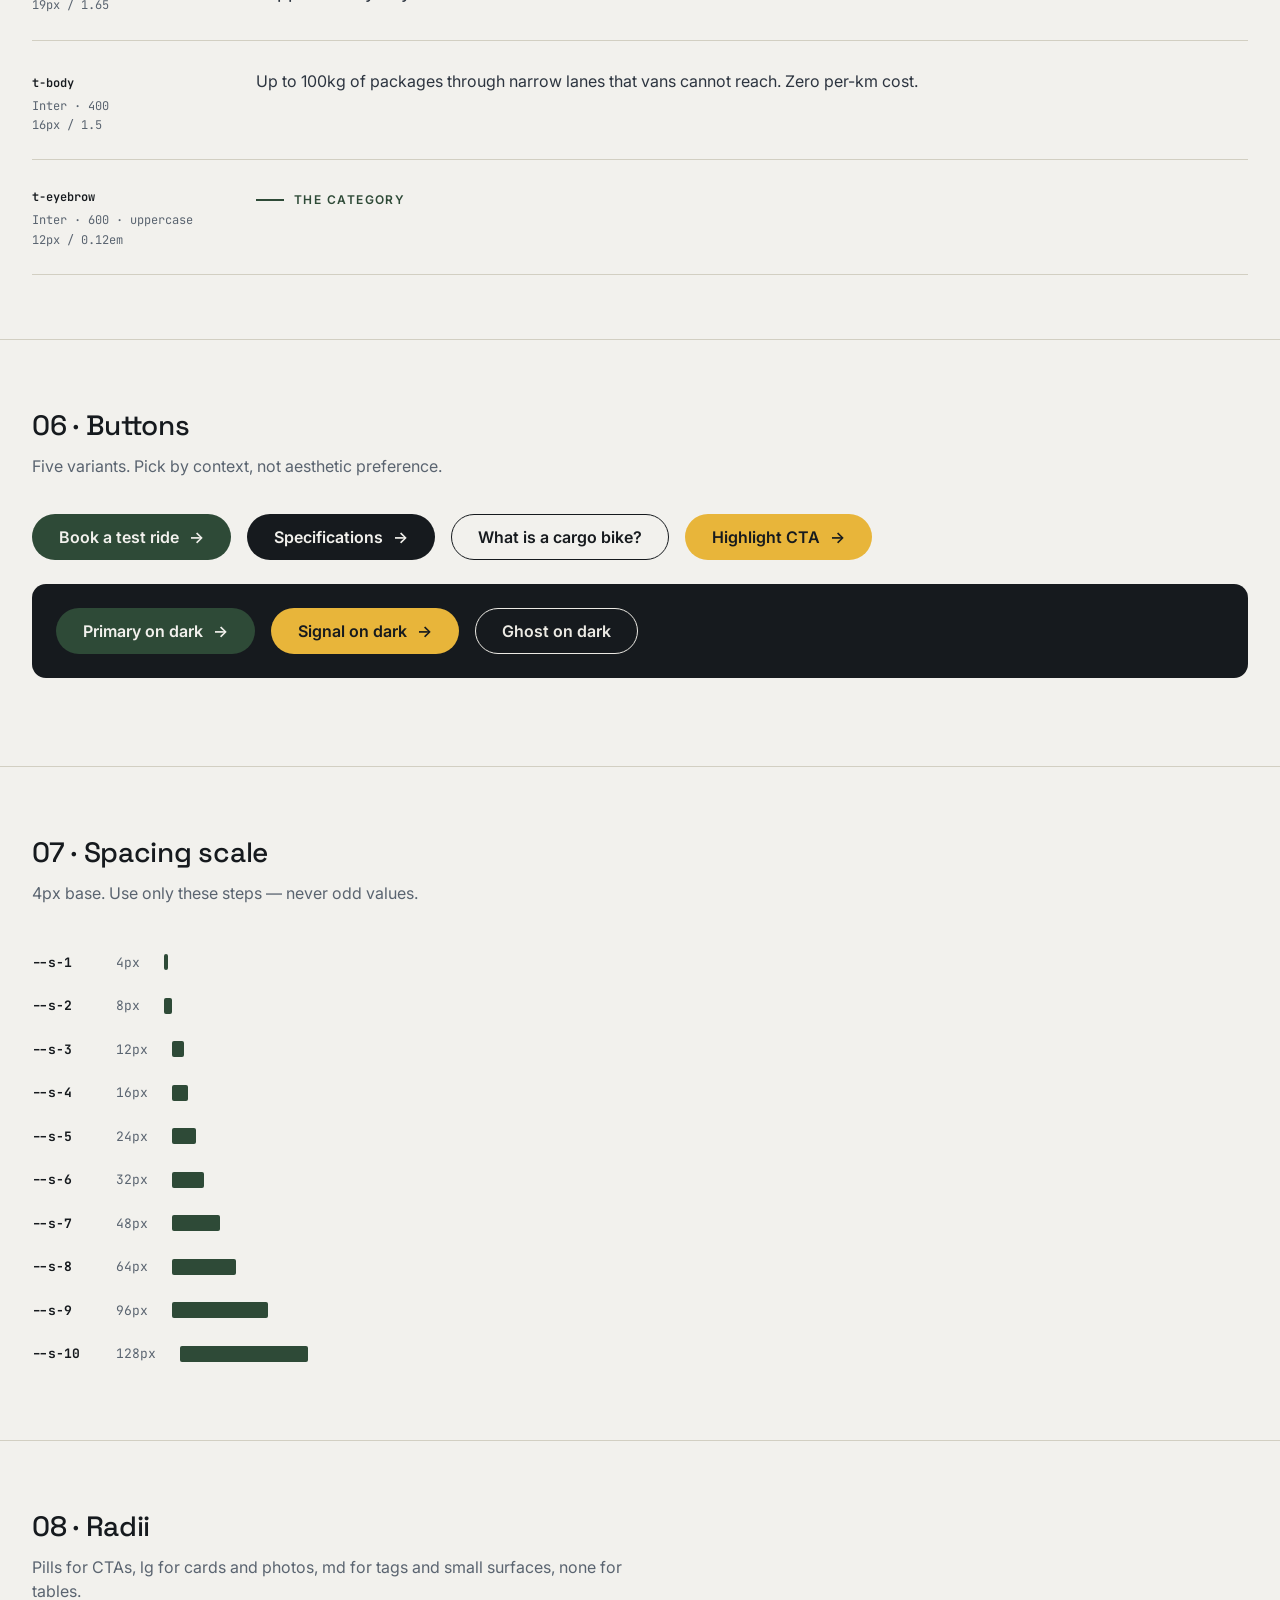
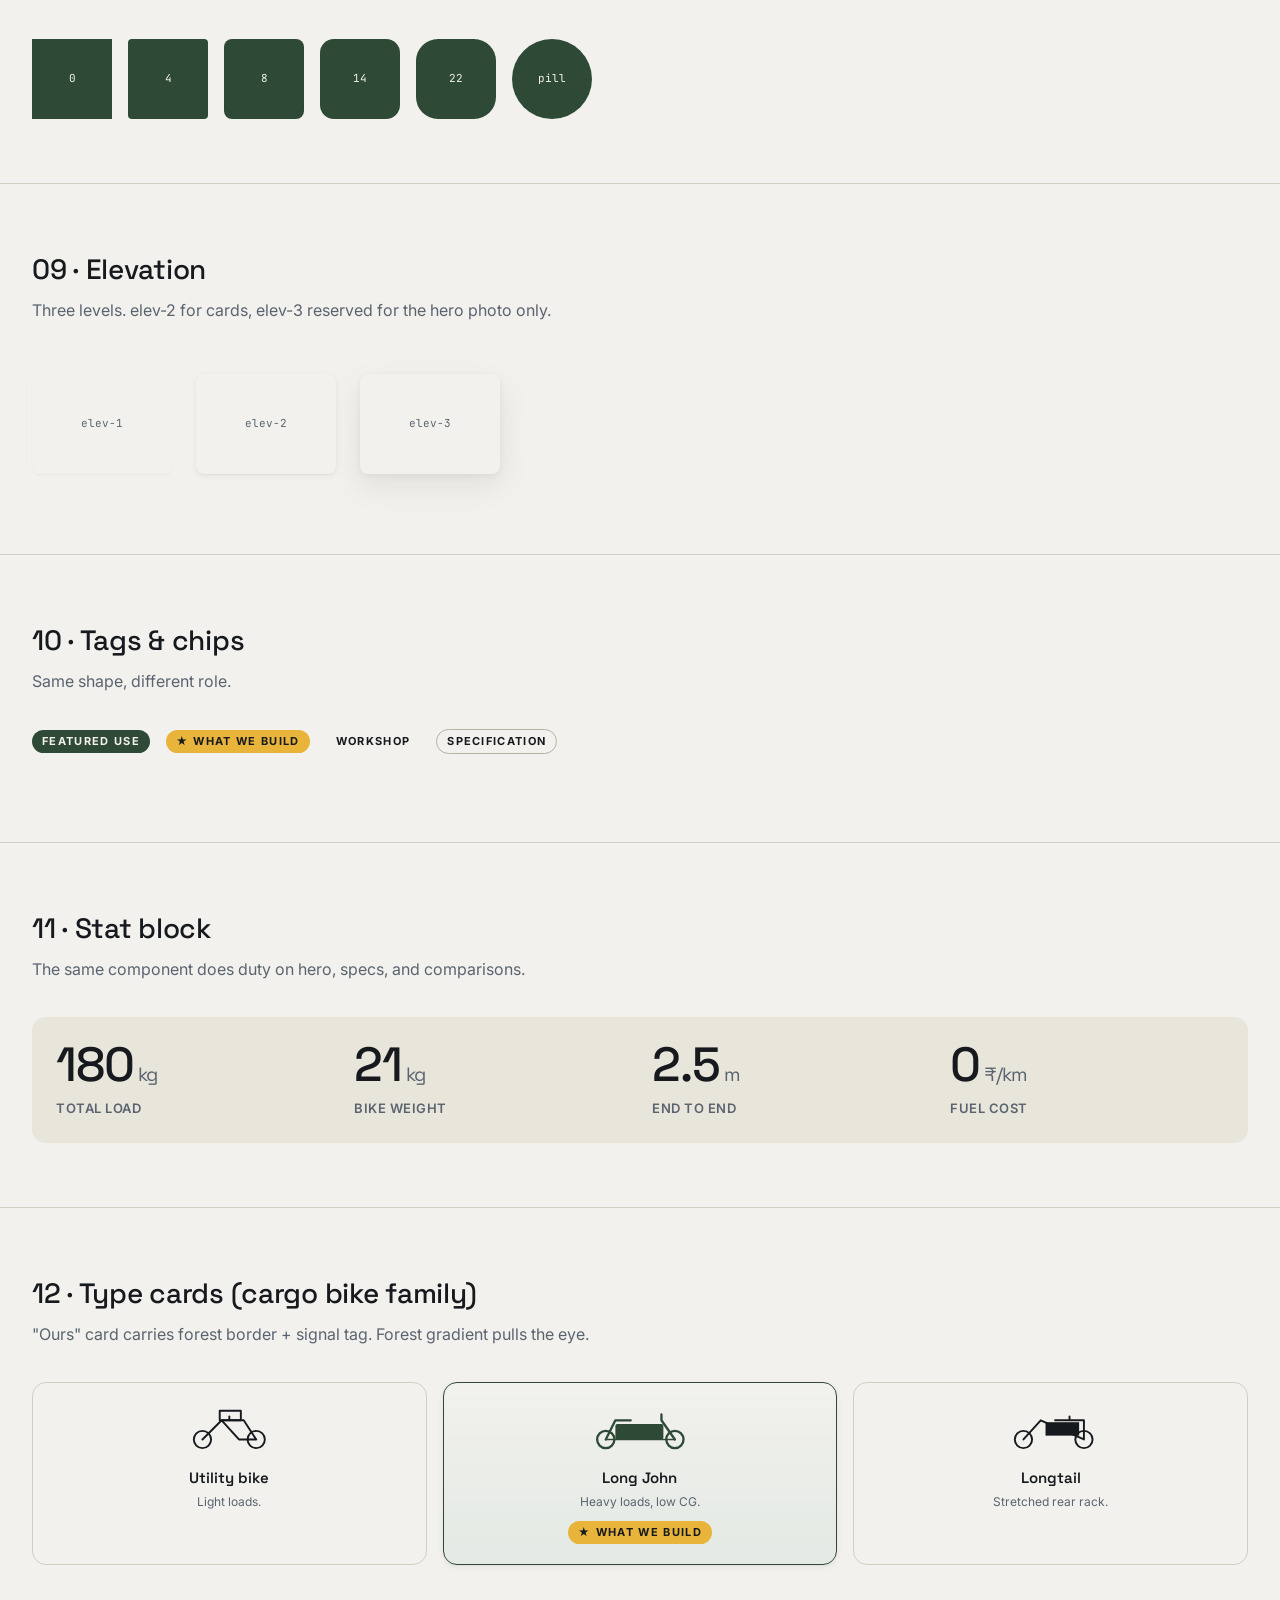
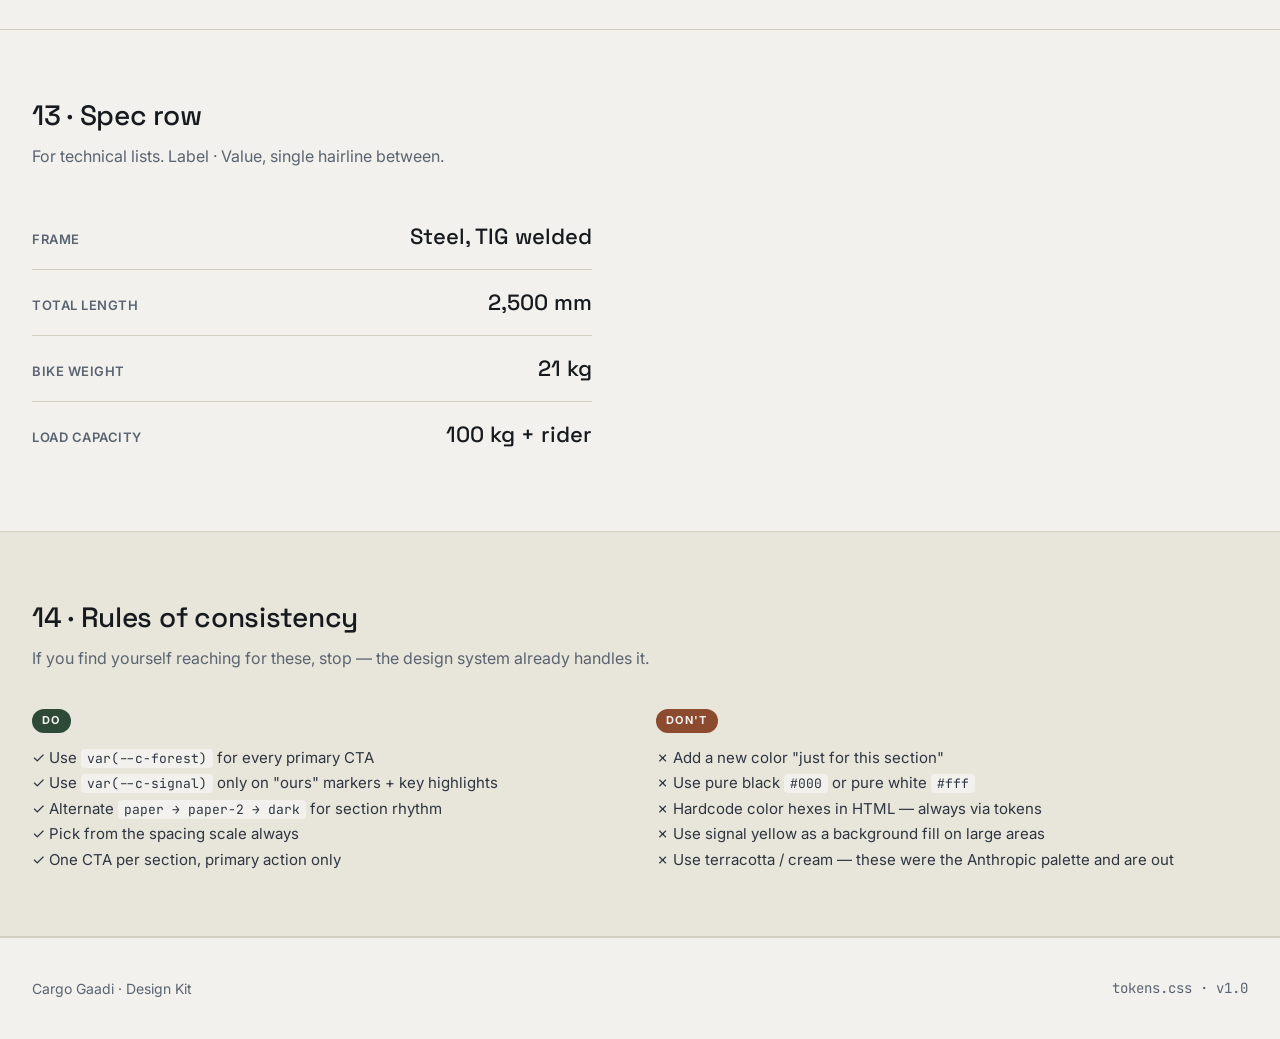
<file: design-kit.html>
<!DOCTYPE html>
<html lang="en">
<head>
    <meta charset="UTF-8">
    <meta name="viewport" content="width=device-width, initial-scale=1.0">
    <title>Cargo Gaadi · Design Kit</title>

    <link rel="preconnect" href="https://fonts.googleapis.com">
    <link rel="preconnect" href="https://fonts.gstatic.com" crossorigin>
    <link href="https://fonts.googleapis.com/css2?family=Inter:wght@400;500;600;700&family=Space+Grotesk:wght@400;500;600;700&family=JetBrains+Mono:wght@400;500&display=swap" rel="stylesheet">

    <link rel="stylesheet" href="tokens.css">

    <style>
        /* Page-local styling — uses ONLY tokens */
        .kit-header {
            padding: 80px 0 40px;
            border-bottom: 1px solid var(--c-hairline);
        }
        .kit-section {
            padding: 64px 0;
            border-bottom: 1px solid var(--c-hairline);
        }
        .kit-section h2 {
            font-family: var(--font-display);
            font-size: 28px;
            font-weight: var(--w-medium);
            color: var(--c-ink);
            margin-bottom: 8px;
            letter-spacing: var(--ls-snug);
        }
        .kit-section .lede {
            color: var(--c-ink-60);
            font-size: var(--t-body);
            margin-bottom: 36px;
            max-width: 640px;
        }

        /* Swatch grid */
        .swatches {
            display: grid;
            grid-template-columns: repeat(auto-fill, minmax(180px, 1fr));
            gap: 16px;
        }
        .swatch {
            border-radius: var(--r-md);
            overflow: hidden;
            border: 1px solid var(--c-hairline);
            background: var(--c-paper);
        }
        .swatch-chip {
            height: 110px;
            display: flex; align-items: flex-end;
            padding: 14px;
            font-family: var(--font-mono);
            font-size: 11px;
            font-weight: var(--w-medium);
        }
        .swatch-meta {
            padding: 12px 14px;
            background: var(--c-paper);
        }
        .swatch-name {
            font-family: var(--font-body);
            font-size: 13px;
            font-weight: var(--w-semibold);
            color: var(--c-ink);
        }
        .swatch-token {
            font-family: var(--font-mono);
            font-size: 11px;
            color: var(--c-ink-60);
            margin-top: 2px;
        }

        /* Type sample */
        .type-sample {
            display: grid;
            grid-template-columns: 1fr;
            gap: 28px;
        }
        .type-row {
            display: grid;
            grid-template-columns: 200px 1fr;
            gap: 24px;
            padding-bottom: 24px;
            border-bottom: 1px solid var(--c-hairline);
            align-items: baseline;
        }
        .type-meta {
            font-family: var(--font-mono);
            font-size: 12px;
            color: var(--c-ink-60);
            line-height: 1.6;
        }
        .type-meta strong { color: var(--c-ink); font-weight: var(--w-semibold); display: block; margin-bottom: 4px; }

        /* Button row */
        .btn-row {
            display: flex; gap: 16px; flex-wrap: wrap; align-items: center;
            margin-bottom: 24px;
        }
        .btn-row.on-dark {
            background: var(--c-ink);
            padding: 24px;
            border-radius: var(--r-lg);
        }

        /* Spacing scale */
        .spacing-row {
            display: flex; align-items: center; gap: 24px;
            padding: 12px 0;
            font-family: var(--font-mono);
            font-size: 13px;
            color: var(--c-ink-60);
        }
        .spacing-bar {
            background: var(--c-forest);
            height: 16px; border-radius: 2px;
        }
        .spacing-row strong { color: var(--c-ink); min-width: 60px; }

        /* Radius row */
        .radius-row { display: flex; gap: 16px; flex-wrap: wrap; }
        .radius-box {
            width: 80px; height: 80px;
            background: var(--c-forest);
            display: flex; align-items: center; justify-content: center;
            color: var(--c-paper);
            font-family: var(--font-mono);
            font-size: 11px;
        }

        /* Shadows */
        .shadow-row { display: flex; gap: 24px; flex-wrap: wrap; padding: 16px 0; }
        .shadow-box {
            width: 140px; height: 100px;
            background: var(--c-paper);
            border-radius: var(--r-md);
            display: flex; align-items: center; justify-content: center;
            font-family: var(--font-mono);
            font-size: 11px;
            color: var(--c-ink-60);
        }

        /* Component preview area */
        .preview {
            padding: 24px;
            background: var(--c-paper);
            border: 1px solid var(--c-hairline);
            border-radius: var(--r-lg);
        }
        .preview.preview--sunken { background: var(--c-paper-2); }

        /* Mini cargo-bike type card preview */
        .demo-types {
            display: grid;
            grid-template-columns: repeat(auto-fit, minmax(160px, 1fr));
            gap: 16px;
        }
        .type-card {
            background: var(--c-paper);
            border: 1px solid var(--c-hairline);
            border-radius: var(--r-lg);
            padding: 20px;
            text-align: center;
            transition: transform var(--d-base) var(--ease-out);
        }
        .type-card.is-ours {
            border-color: var(--c-forest);
            background: linear-gradient(180deg, var(--c-paper) 0%, var(--c-forest-10) 100%);
            box-shadow: var(--elev-2);
        }
        .type-card h4 { font-family: var(--font-display); font-size: 15px; font-weight: var(--w-semibold); color: var(--c-ink); margin-bottom: 4px; }
        .type-card p  { font-size: 12px; color: var(--c-ink-60); }
        .type-card svg { width: 100%; height: 48px; margin-bottom: 10px; }

        .demo-stats {
            display: grid;
            grid-template-columns: repeat(auto-fit, minmax(140px, 1fr));
            gap: 24px;
            padding: 24px;
            background: var(--c-paper-2);
            border-radius: var(--r-lg);
        }

        /* Header band */
        .kit-band {
            background: var(--c-ink);
            color: var(--c-paper);
            padding: 6px 0;
            font-family: var(--font-mono);
            font-size: 11px;
            letter-spacing: var(--ls-wide);
        }
        .kit-band .wrap { display: flex; justify-content: space-between; gap: 24px; }
    </style>
</head>
<body>

<div class="kit-band">
    <div class="wrap">
        <span>CARGO GAADI · DESIGN KIT v1.0</span>
        <span>tokens.css · single source of truth</span>
    </div>
</div>

<header class="kit-header">
    <div class="wrap">
        <p class="t-eyebrow">Design system</p>
        <h1 class="t-display-2" style="margin-top: 24px;">A workshop palette, not a coffee shop.</h1>
        <p class="t-body-lg" style="margin-top: 16px; max-width: 700px;">
            Cool ink, neutral paper, workshop green for brand, signal yellow for highlight. Built for utility, not lifestyle. Every value lives in <code style="font-family: var(--font-mono); background: var(--c-paper-2); padding: 2px 6px; border-radius: 4px; font-size: 14px;">tokens.css</code> — change it once, the whole site moves.
        </p>
    </div>
</header>

<!-- ─────────── Brand ─────────── -->
<section class="kit-section">
    <div class="wrap">
        <h2>01 · Brand colors</h2>
        <p class="lede">Four colors do all the work. Ink for type and frames, paper for surfaces, forest for accent, signal for highlights.</p>
        <div class="swatches">
            <div class="swatch">
                <div class="swatch-chip" style="background: var(--c-ink); color: var(--c-paper);">#161A1E</div>
                <div class="swatch-meta">
                    <div class="swatch-name">Ink</div>
                    <div class="swatch-token">--c-ink</div>
                </div>
            </div>
            <div class="swatch">
                <div class="swatch-chip" style="background: var(--c-paper); color: var(--c-ink); border-bottom: 1px solid var(--c-hairline);">#F2F1ED</div>
                <div class="swatch-meta">
                    <div class="swatch-name">Paper</div>
                    <div class="swatch-token">--c-paper</div>
                </div>
            </div>
            <div class="swatch">
                <div class="swatch-chip" style="background: var(--c-forest); color: var(--c-paper);">#2E4A37</div>
                <div class="swatch-meta">
                    <div class="swatch-name">Forest</div>
                    <div class="swatch-token">--c-forest</div>
                </div>
            </div>
            <div class="swatch">
                <div class="swatch-chip" style="background: var(--c-signal); color: var(--c-ink);">#E8B53A</div>
                <div class="swatch-meta">
                    <div class="swatch-name">Signal</div>
                    <div class="swatch-token">--c-signal</div>
                </div>
            </div>
        </div>
    </div>
</section>

<!-- ─────────── Ink scale ─────────── -->
<section class="kit-section">
    <div class="wrap">
        <h2>02 · Ink scale (text)</h2>
        <p class="lede">For all type and lines on paper. Never use pure black.</p>
        <div class="swatches">
            <div class="swatch"><div class="swatch-chip" style="background: var(--c-ink-100); color: var(--c-paper);">#161A1E</div><div class="swatch-meta"><div class="swatch-name">ink/100</div><div class="swatch-token">headlines</div></div></div>
            <div class="swatch"><div class="swatch-chip" style="background: var(--c-ink-90); color: var(--c-paper);">#232830</div><div class="swatch-meta"><div class="swatch-name">ink/90</div><div class="swatch-token">primary text</div></div></div>
            <div class="swatch"><div class="swatch-chip" style="background: var(--c-ink-80); color: var(--c-paper);">#2D3540</div><div class="swatch-meta"><div class="swatch-name">ink/80</div><div class="swatch-token">body</div></div></div>
            <div class="swatch"><div class="swatch-chip" style="background: var(--c-ink-60); color: var(--c-paper);">#5A6470</div><div class="swatch-meta"><div class="swatch-name">ink/60</div><div class="swatch-token">secondary</div></div></div>
            <div class="swatch"><div class="swatch-chip" style="background: var(--c-ink-40); color: var(--c-ink);">#8E96A2</div><div class="swatch-meta"><div class="swatch-name">ink/40</div><div class="swatch-token">tertiary, captions</div></div></div>
            <div class="swatch"><div class="swatch-chip" style="background: var(--c-ink-20); color: var(--c-ink);">#C2C7CE</div><div class="swatch-meta"><div class="swatch-name">ink/20</div><div class="swatch-token">disabled</div></div></div>
        </div>
    </div>
</section>

<!-- ─────────── Surfaces ─────────── -->
<section class="kit-section">
    <div class="wrap">
        <h2>03 · Surfaces &amp; hairlines</h2>
        <p class="lede">Three paper tones build section depth. One hairline.</p>
        <div class="swatches">
            <div class="swatch"><div class="swatch-chip" style="background: var(--c-paper); color: var(--c-ink); border-bottom: 1px solid var(--c-hairline);">#F2F1ED</div><div class="swatch-meta"><div class="swatch-name">paper</div><div class="swatch-token">base bg</div></div></div>
            <div class="swatch"><div class="swatch-chip" style="background: var(--c-paper-2); color: var(--c-ink);">#E8E5DA</div><div class="swatch-meta"><div class="swatch-name">paper/2</div><div class="swatch-token">sunken section</div></div></div>
            <div class="swatch"><div class="swatch-chip" style="background: var(--c-paper-3); color: var(--c-ink);">#DCD8C9</div><div class="swatch-meta"><div class="swatch-name">paper/3</div><div class="swatch-token">card on paper-2</div></div></div>
            <div class="swatch"><div class="swatch-chip" style="background: var(--c-hairline); color: var(--c-ink);">#D2CFC2</div><div class="swatch-meta"><div class="swatch-name">hairline</div><div class="swatch-token">1px borders</div></div></div>
            <div class="swatch"><div class="swatch-chip" style="background: var(--c-dark-surface); color: var(--c-paper);">#161A1E</div><div class="swatch-meta"><div class="swatch-name">dark surface</div><div class="swatch-token">inverted section</div></div></div>
        </div>
    </div>
</section>

<!-- ─────────── Accent scales ─────────── -->
<section class="kit-section">
    <div class="wrap">
        <h2>04 · Accent scales</h2>
        <p class="lede">Forest is the brand color. Signal is for highlights and "ours" markers. Use sparingly — let ink do the work.</p>
        <div class="swatches">
            <div class="swatch"><div class="swatch-chip" style="background: var(--c-forest-80); color: var(--c-paper);">#1B2D22</div><div class="swatch-meta"><div class="swatch-name">forest/80</div><div class="swatch-token">hover, deep</div></div></div>
            <div class="swatch"><div class="swatch-chip" style="background: var(--c-forest-100); color: var(--c-paper);">#2E4A37</div><div class="swatch-meta"><div class="swatch-name">forest/100</div><div class="swatch-token">brand</div></div></div>
            <div class="swatch"><div class="swatch-chip" style="background: var(--c-forest-60); color: var(--c-paper);">#4F6B57</div><div class="swatch-meta"><div class="swatch-name">forest/60</div><div class="swatch-token">subtle accent</div></div></div>
            <div class="swatch"><div class="swatch-chip" style="background: var(--c-forest-10); color: var(--c-ink);">#E3E9E4</div><div class="swatch-meta"><div class="swatch-name">forest/10</div><div class="swatch-token">tint</div></div></div>
            <div class="swatch"><div class="swatch-chip" style="background: var(--c-signal-deep); color: var(--c-ink);">#BE9020</div><div class="swatch-meta"><div class="swatch-name">signal/deep</div><div class="swatch-token">hover</div></div></div>
            <div class="swatch"><div class="swatch-chip" style="background: var(--c-signal-100); color: var(--c-ink);">#E8B53A</div><div class="swatch-meta"><div class="swatch-name">signal/100</div><div class="swatch-token">highlight</div></div></div>
            <div class="swatch"><div class="swatch-chip" style="background: var(--c-signal-pale); color: var(--c-ink);">#F5DE94</div><div class="swatch-meta"><div class="swatch-name">signal/pale</div><div class="swatch-token">subtle highlight</div></div></div>
            <div class="swatch"><div class="swatch-chip" style="background: var(--c-signal-tint); color: var(--c-ink);">#FAF1D4</div><div class="swatch-meta"><div class="swatch-name">signal/tint</div><div class="swatch-token">background fills</div></div></div>
        </div>
    </div>
</section>

<!-- ─────────── Typography ─────────── -->
<section class="kit-section">
    <div class="wrap">
        <h2>05 · Typography</h2>
        <p class="lede">Two families. <strong style="color: var(--c-ink);">Space Grotesk</strong> for display (geometric, modern, slightly technical). <strong style="color: var(--c-ink);">Inter</strong> for body (clean workhorse). JetBrains Mono for spec values where precision matters.</p>

        <div class="type-sample">
            <div class="type-row">
                <div class="type-meta">
                    <strong>t-display-1</strong>
                    Space Grotesk · 500<br>
                    clamp(44–88px) / 1.05 / -0.02em
                </div>
                <div class="t-display-1">A cargo bike, built for India.</div>
            </div>
            <div class="type-row">
                <div class="type-meta">
                    <strong>t-display-2</strong>
                    Space Grotesk · 500<br>
                    clamp(32–56px) / 1.2 / -0.01em
                </div>
                <div class="t-display-2">A long john carries the load in front of you.</div>
            </div>
            <div class="type-row">
                <div class="type-meta">
                    <strong>t-display-3</strong>
                    Space Grotesk · 500<br>
                    clamp(24–34px)
                </div>
                <div class="t-display-3">What it carries — and how much.</div>
            </div>
            <div class="type-row">
                <div class="type-meta">
                    <strong>t-title-1</strong>
                    Space Grotesk · 500<br>
                    22px / 1.2
                </div>
                <div class="t-title-1">Greenhouse and farm logistics</div>
            </div>
            <div class="type-row">
                <div class="type-meta">
                    <strong>t-body-lg</strong>
                    Inter · 400<br>
                    19px / 1.65
                </div>
                <div class="t-body-lg">Cargo Gaadi was built for work. It carries crates, boxes, tools and produce — the kind of short, repeated hauls that happen every day.</div>
            </div>
            <div class="type-row">
                <div class="type-meta">
                    <strong>t-body</strong>
                    Inter · 400<br>
                    16px / 1.5
                </div>
                <div class="t-body">Up to 100kg of packages through narrow lanes that vans cannot reach. Zero per-km cost.</div>
            </div>
            <div class="type-row">
                <div class="type-meta">
                    <strong>t-eyebrow</strong>
                    Inter · 600 · uppercase<br>
                    12px / 0.12em
                </div>
                <div class="t-eyebrow">The category</div>
            </div>
        </div>
    </div>
</section>

<!-- ─────────── Buttons ─────────── -->
<section class="kit-section">
    <div class="wrap">
        <h2>06 · Buttons</h2>
        <p class="lede">Five variants. Pick by context, not aesthetic preference.</p>

        <div class="btn-row">
            <a class="btn btn--primary">Book a test ride <span class="arrow">→</span></a>
            <a class="btn btn--secondary">Specifications <span class="arrow">→</span></a>
            <a class="btn btn--ghost">What is a cargo bike?</a>
            <a class="btn btn--signal">Highlight CTA <span class="arrow">→</span></a>
        </div>

        <div class="btn-row on-dark">
            <a class="btn btn--primary">Primary on dark <span class="arrow">→</span></a>
            <a class="btn btn--signal">Signal on dark <span class="arrow">→</span></a>
            <a class="btn btn--ghost-on-dark">Ghost on dark</a>
        </div>
    </div>
</section>

<!-- ─────────── Spacing ─────────── -->
<section class="kit-section">
    <div class="wrap">
        <h2>07 · Spacing scale</h2>
        <p class="lede">4px base. Use only these steps — never odd values.</p>

        <div style="font-family: var(--font-mono); font-size: 13px;">
            <div class="spacing-row"><strong>--s-1</strong> 4px  <div class="spacing-bar" style="width: 4px;"></div></div>
            <div class="spacing-row"><strong>--s-2</strong> 8px  <div class="spacing-bar" style="width: 8px;"></div></div>
            <div class="spacing-row"><strong>--s-3</strong> 12px <div class="spacing-bar" style="width: 12px;"></div></div>
            <div class="spacing-row"><strong>--s-4</strong> 16px <div class="spacing-bar" style="width: 16px;"></div></div>
            <div class="spacing-row"><strong>--s-5</strong> 24px <div class="spacing-bar" style="width: 24px;"></div></div>
            <div class="spacing-row"><strong>--s-6</strong> 32px <div class="spacing-bar" style="width: 32px;"></div></div>
            <div class="spacing-row"><strong>--s-7</strong> 48px <div class="spacing-bar" style="width: 48px;"></div></div>
            <div class="spacing-row"><strong>--s-8</strong> 64px <div class="spacing-bar" style="width: 64px;"></div></div>
            <div class="spacing-row"><strong>--s-9</strong> 96px <div class="spacing-bar" style="width: 96px;"></div></div>
            <div class="spacing-row"><strong>--s-10</strong> 128px <div class="spacing-bar" style="width: 128px;"></div></div>
        </div>
    </div>
</section>

<!-- ─────────── Radii ─────────── -->
<section class="kit-section">
    <div class="wrap">
        <h2>08 · Radii</h2>
        <p class="lede">Pills for CTAs, lg for cards and photos, md for tags and small surfaces, none for tables.</p>
        <div class="radius-row">
            <div class="radius-box" style="border-radius: var(--r-none);">0</div>
            <div class="radius-box" style="border-radius: var(--r-sm);">4</div>
            <div class="radius-box" style="border-radius: var(--r-md);">8</div>
            <div class="radius-box" style="border-radius: var(--r-lg);">14</div>
            <div class="radius-box" style="border-radius: var(--r-xl);">22</div>
            <div class="radius-box" style="border-radius: var(--r-pill);">pill</div>
        </div>
    </div>
</section>

<!-- ─────────── Shadows ─────────── -->
<section class="kit-section">
    <div class="wrap">
        <h2>09 · Elevation</h2>
        <p class="lede">Three levels. elev-2 for cards, elev-3 reserved for the hero photo only.</p>
        <div class="shadow-row">
            <div class="shadow-box" style="box-shadow: var(--elev-1);">elev-1</div>
            <div class="shadow-box" style="box-shadow: var(--elev-2);">elev-2</div>
            <div class="shadow-box" style="box-shadow: var(--elev-3);">elev-3</div>
        </div>
    </div>
</section>

<!-- ─────────── Components: tags & stats ─────────── -->
<section class="kit-section">
    <div class="wrap">
        <h2>10 · Tags &amp; chips</h2>
        <p class="lede">Same shape, different role.</p>
        <div class="btn-row">
            <span class="tag tag--forest">Featured use</span>
            <span class="tag tag--signal">★ What we build</span>
            <span class="tag tag--paper">Workshop</span>
            <span class="tag tag--outline">Specification</span>
        </div>
    </div>
</section>

<!-- ─────────── Components: stat block ─────────── -->
<section class="kit-section">
    <div class="wrap">
        <h2>11 · Stat block</h2>
        <p class="lede">The same component does duty on hero, specs, and comparisons.</p>
        <div class="demo-stats">
            <div>
                <div class="stat-num">180<span class="unit">kg</span></div>
                <div class="stat-label">Total load</div>
            </div>
            <div>
                <div class="stat-num">21<span class="unit">kg</span></div>
                <div class="stat-label">Bike weight</div>
            </div>
            <div>
                <div class="stat-num">2.5<span class="unit">m</span></div>
                <div class="stat-label">End to end</div>
            </div>
            <div>
                <div class="stat-num">0<span class="unit">₹/km</span></div>
                <div class="stat-label">Fuel cost</div>
            </div>
        </div>
    </div>
</section>

<!-- ─────────── Components: cargo bike type cards ─────────── -->
<section class="kit-section">
    <div class="wrap">
        <h2>12 · Type cards (cargo bike family)</h2>
        <p class="lede">"Ours" card carries forest border + signal tag. Forest gradient pulls the eye.</p>
        <div class="demo-types">
            <div class="type-card">
                <svg viewBox="0 0 100 50" fill="none" stroke="currentColor" stroke-width="2" stroke-linecap="round" stroke-linejoin="round" style="color: var(--c-ink);">
                    <circle cx="22" cy="38" r="9"/><circle cx="78" cy="38" r="9"/>
                    <path d="M22 38 L42 18 L60 38 L78 38 M42 18 L65 18 L78 38 M50 18 L50 14"/>
                    <rect x="40" y="8" width="22" height="10"/>
                </svg>
                <h4>Utility bike</h4>
                <p>Light loads.</p>
            </div>
            <div class="type-card is-ours">
                <svg viewBox="0 0 100 50" fill="none" stroke="currentColor" stroke-width="2.4" stroke-linecap="round" stroke-linejoin="round" style="color: var(--c-forest);">
                    <circle cx="14" cy="38" r="9"/><circle cx="86" cy="38" r="9"/>
                    <path d="M14 38 L24 18 L40 18 M86 38 L72 18 L72 12"/>
                    <rect x="24" y="22" width="50" height="16" fill="var(--c-forest)" stroke="none" rx="2"/>
                    <path d="M14 38 L86 38" stroke-width="1.4"/>
                </svg>
                <h4>Long John</h4>
                <p>Heavy loads, low CG.</p>
                <span class="tag tag--signal" style="margin-top: 10px;">★ What we build</span>
            </div>
            <div class="type-card">
                <svg viewBox="0 0 100 50" fill="none" stroke="currentColor" stroke-width="2" stroke-linecap="round" stroke-linejoin="round" style="color: var(--c-ink);">
                    <circle cx="22" cy="38" r="9"/><circle cx="85" cy="38" r="9"/>
                    <path d="M22 38 L40 18 L85 38 M55 18 L85 18 L85 38 M70 18 L70 14"/>
                    <rect x="45" y="20" width="35" height="14" fill="var(--c-ink)" stroke="none"/>
                </svg>
                <h4>Longtail</h4>
                <p>Stretched rear rack.</p>
            </div>
        </div>
    </div>
</section>

<!-- ─────────── Component: spec row ─────────── -->
<section class="kit-section">
    <div class="wrap">
        <h2>13 · Spec row</h2>
        <p class="lede">For technical lists. Label · Value, single hairline between.</p>
        <div style="max-width: 560px;">
            <div class="spec-row"><span class="label">Frame</span><span class="value">Steel, TIG welded</span></div>
            <div class="spec-row"><span class="label">Total length</span><span class="value">2,500 mm</span></div>
            <div class="spec-row"><span class="label">Bike weight</span><span class="value">21 kg</span></div>
            <div class="spec-row"><span class="label">Load capacity</span><span class="value">100 kg + rider</span></div>
        </div>
    </div>
</section>

<!-- ─────────── Rules ─────────── -->
<section class="kit-section" style="background: var(--c-paper-2); margin-top: 0;">
    <div class="wrap">
        <h2>14 · Rules of consistency</h2>
        <p class="lede">If you find yourself reaching for these, stop — the design system already handles it.</p>

        <div style="display: grid; grid-template-columns: 1fr 1fr; gap: 32px; margin-top: 24px;">
            <div>
                <div class="tag tag--forest" style="margin-bottom: 12px;">Do</div>
                <ul style="list-style: none; font-size: 15px; line-height: 1.7; color: var(--c-ink-80);">
                    <li>✓ Use <code style="font-family: var(--font-mono); background: var(--c-paper); padding: 1px 6px; border-radius: 4px; font-size: 13px;">var(--c-forest)</code> for every primary CTA</li>
                    <li>✓ Use <code style="font-family: var(--font-mono); background: var(--c-paper); padding: 1px 6px; border-radius: 4px; font-size: 13px;">var(--c-signal)</code> only on "ours" markers + key highlights</li>
                    <li>✓ Alternate <code style="font-family: var(--font-mono); background: var(--c-paper); padding: 1px 6px; border-radius: 4px; font-size: 13px;">paper → paper-2 → dark</code> for section rhythm</li>
                    <li>✓ Pick from the spacing scale always</li>
                    <li>✓ One CTA per section, primary action only</li>
                </ul>
            </div>
            <div>
                <div class="tag" style="margin-bottom: 12px; background: var(--c-rust); color: var(--c-paper);">Don't</div>
                <ul style="list-style: none; font-size: 15px; line-height: 1.7; color: var(--c-ink-80);">
                    <li>✗ Add a new color "just for this section"</li>
                    <li>✗ Use pure black <code style="font-family: var(--font-mono); background: var(--c-paper); padding: 1px 6px; border-radius: 4px; font-size: 13px;">#000</code> or pure white <code style="font-family: var(--font-mono); background: var(--c-paper); padding: 1px 6px; border-radius: 4px; font-size: 13px;">#fff</code></li>
                    <li>✗ Hardcode color hexes in HTML — always via tokens</li>
                    <li>✗ Use signal yellow as a background fill on large areas</li>
                    <li>✗ Use terracotta / cream — these were the Anthropic palette and are out</li>
                </ul>
            </div>
        </div>
    </div>
</section>

<footer style="padding: 40px 0; border-top: 1px solid var(--c-hairline);">
    <div class="wrap" style="display: flex; justify-content: space-between; color: var(--c-ink-60); font-size: 14px;">
        <span>Cargo Gaadi · Design Kit</span>
        <span style="font-family: var(--font-mono);">tokens.css · v1.0</span>
    </div>
</footer>

</body>
</html>
</file>
<file: tokens.css>
/* ============================================================
   Cargo Gaadi — Design Tokens
   Single source of truth for color, type, spacing, components.
   Edit values HERE only. Do not hardcode colors in HTML files.
   ============================================================ */

:root {

  /* ---------- BRAND ---------- */
  --c-ink:         #161A1E;   /* primary brand · steel · frame */
  --c-paper:       #F2F1ED;   /* neutral background — NOT warm cream */
  --c-forest:      #2E4A37;   /* primary accent · workshop green */
  --c-signal:      #E8B53A;   /* highlight · work yellow */

  /* ---------- INK SCALE (text on paper) ---------- */
  --c-ink-100:     #161A1E;
  --c-ink-90:      #232830;
  --c-ink-80:      #2D3540;
  --c-ink-60:      #5A6470;
  --c-ink-40:      #8E96A2;
  --c-ink-20:      #C2C7CE;
  --c-ink-10:      #DCE0E5;

  /* ---------- SURFACES ---------- */
  --c-paper:       #F2F1ED;
  --c-paper-2:     #E8E5DA;   /* sunken / alternate section */
  --c-paper-3:     #DCD8C9;   /* card on paper-2 */
  --c-hairline:    #D2CFC2;   /* default 1px border on paper */
  --c-hairline-strong: #B8B3A1;

  /* ---------- BRAND ACCENT SCALE ---------- */
  --c-forest-100:  #2E4A37;
  --c-forest-90:   #243A2C;
  --c-forest-80:   #1B2D22;
  --c-forest-60:   #4F6B57;
  --c-forest-20:   #C9D2CB;
  --c-forest-10:   #E3E9E4;

  --c-signal-100:  #E8B53A;
  --c-signal-deep: #BE9020;
  --c-signal-pale: #F5DE94;
  --c-signal-tint: #FAF1D4;

  /* ---------- FUNCTIONAL (use sparingly) ---------- */
  --c-rust:        #8C4A2E;   /* contrast in comparison tables only */
  --c-sky:         #3F6478;   /* links inside body copy if needed */

  /* ---------- DARK SURFACE (e.g. compare section) ---------- */
  --c-dark-surface: #161A1E;
  --c-dark-text:    #ECEAE4;
  --c-dark-text-muted: #9BA1A8;
  --c-dark-hairline:   #2A3038;
  --c-dark-accent:  #E8B53A;     /* signal yellow stays visible on ink */

  /* ---------- TYPOGRAPHY ---------- */
  --font-display: 'Space Grotesk', system-ui, sans-serif;
  --font-body:    'Inter', system-ui, sans-serif;
  --font-mono:    'JetBrains Mono', ui-monospace, monospace;

  /* Type scale — fluid clamps */
  --t-display-1:  clamp(44px, 7vw, 88px);
  --t-display-2:  clamp(32px, 4.5vw, 56px);
  --t-display-3:  clamp(24px, 2.6vw, 34px);
  --t-title-1:    22px;
  --t-title-2:    18px;
  --t-body-lg:    19px;
  --t-body:       16px;
  --t-body-sm:    14px;
  --t-caption:    13px;
  --t-eyebrow:    12px;

  /* Line heights */
  --lh-tight:     1.05;
  --lh-snug:      1.2;
  --lh-normal:    1.5;
  --lh-relaxed:   1.65;

  /* Letter spacing */
  --ls-tight:     -0.02em;
  --ls-snug:      -0.01em;
  --ls-normal:    0;
  --ls-wide:      0.04em;
  --ls-wider:     0.12em;

  /* Weights */
  --w-regular:    400;
  --w-medium:     500;
  --w-semibold:   600;
  --w-bold:       700;

  /* ---------- SPACING ---------- */
  --s-1:   4px;
  --s-2:   8px;
  --s-3:   12px;
  --s-4:   16px;
  --s-5:   24px;
  --s-6:   32px;
  --s-7:   48px;
  --s-8:   64px;
  --s-9:   96px;
  --s-10:  128px;

  /* Section vertical rhythm */
  --section-y:        120px;
  --section-y-mobile: 72px;

  /* Container widths */
  --wrap-max:    1280px;
  --wrap-narrow: 880px;
  --wrap-pad:    32px;
  --wrap-pad-mobile: 20px;

  /* ---------- RADII ---------- */
  --r-none: 0;
  --r-sm:   4px;
  --r-md:   8px;
  --r-lg:   14px;
  --r-xl:   22px;
  --r-pill: 999px;

  /* ---------- SHADOWS ---------- */
  --elev-1: 0 1px 2px rgba(22, 26, 30, 0.04);
  --elev-2: 0 2px 6px rgba(22, 26, 30, 0.06), 0 1px 2px rgba(22, 26, 30, 0.04);
  --elev-3: 0 12px 32px rgba(22, 26, 30, 0.08), 0 2px 6px rgba(22, 26, 30, 0.05);

  /* ---------- MOTION ---------- */
  --ease-out:    cubic-bezier(0.2, 0.8, 0.2, 1);
  --ease-in-out: cubic-bezier(0.65, 0, 0.35, 1);
  --d-fast:      120ms;
  --d-base:      220ms;
  --d-slow:      400ms;
}

/* ============================================================
   GLOBAL RESETS + BASE
   ============================================================ */

*, *::before, *::after {
  box-sizing: border-box;
  margin: 0;
  padding: 0;
}

html {
  scroll-behavior: smooth;
  -webkit-text-size-adjust: 100%;
}

body {
  font-family: var(--font-body);
  font-size: var(--t-body);
  line-height: var(--lh-normal);
  color: var(--c-ink-90);
  background: var(--c-paper);
  -webkit-font-smoothing: antialiased;
  -moz-osx-font-smoothing: grayscale;
}

::selection {
  background: var(--c-signal);
  color: var(--c-ink);
}

a { color: inherit; text-decoration: none; }
img { display: block; max-width: 100%; height: auto; }

/* ============================================================
   TYPOGRAPHY UTILITIES (composable, never hardcode in HTML)
   ============================================================ */

.t-display-1 {
  font-family: var(--font-display);
  font-size: var(--t-display-1);
  line-height: var(--lh-tight);
  letter-spacing: var(--ls-tight);
  font-weight: var(--w-medium);
  color: var(--c-ink);
}

.t-display-2 {
  font-family: var(--font-display);
  font-size: var(--t-display-2);
  line-height: var(--lh-snug);
  letter-spacing: var(--ls-snug);
  font-weight: var(--w-medium);
  color: var(--c-ink);
}

.t-display-3 {
  font-family: var(--font-display);
  font-size: var(--t-display-3);
  line-height: var(--lh-snug);
  letter-spacing: var(--ls-snug);
  font-weight: var(--w-medium);
  color: var(--c-ink);
}

.t-title-1 {
  font-family: var(--font-display);
  font-size: var(--t-title-1);
  line-height: var(--lh-snug);
  font-weight: var(--w-medium);
  color: var(--c-ink);
}

.t-body-lg {
  font-size: var(--t-body-lg);
  line-height: var(--lh-relaxed);
  color: var(--c-ink-80);
}

.t-body { font-size: var(--t-body); line-height: var(--lh-normal); color: var(--c-ink-80); }

.t-caption {
  font-size: var(--t-caption);
  line-height: var(--lh-normal);
  color: var(--c-ink-60);
}

.t-eyebrow {
  font-family: var(--font-body);
  font-size: var(--t-eyebrow);
  font-weight: var(--w-semibold);
  letter-spacing: var(--ls-wider);
  text-transform: uppercase;
  color: var(--c-forest);
  display: inline-flex;
  align-items: center;
  gap: 10px;
}

.t-eyebrow::before {
  content: "";
  width: 28px;
  height: 2px;
  background: var(--c-forest);
  display: inline-block;
}

.t-eyebrow.is-on-dark { color: var(--c-signal); }
.t-eyebrow.is-on-dark::before { background: var(--c-signal); }

/* ============================================================
   LAYOUT
   ============================================================ */

.wrap {
  max-width: var(--wrap-max);
  margin: 0 auto;
  padding: 0 var(--wrap-pad);
}

.wrap-narrow {
  max-width: var(--wrap-narrow);
  margin: 0 auto;
  padding: 0 var(--wrap-pad);
}

.section {
  padding: var(--section-y) 0;
}

.section--sunken { background: var(--c-paper-2); }
.section--dark   { background: var(--c-dark-surface); color: var(--c-dark-text); }
.section--dark .t-display-1,
.section--dark .t-display-2,
.section--dark .t-display-3,
.section--dark .t-title-1 { color: var(--c-dark-text); }
.section--dark .t-body-lg,
.section--dark .t-body    { color: var(--c-dark-text-muted); }

/* ============================================================
   BUTTON SYSTEM — only these four. No one-off button styles.
   ============================================================ */

.btn {
  display: inline-flex;
  align-items: center;
  gap: 10px;
  padding: 14px 26px;
  border-radius: var(--r-pill);
  font-family: var(--font-body);
  font-size: var(--t-body);
  font-weight: var(--w-semibold);
  line-height: 1;
  border: 1px solid transparent;
  cursor: pointer;
  transition: background var(--d-base) var(--ease-out),
              color var(--d-base) var(--ease-out),
              transform var(--d-base) var(--ease-out),
              border-color var(--d-base) var(--ease-out);
  white-space: nowrap;
}
.btn .arrow { transition: transform var(--d-base) var(--ease-out); display: inline-block; }
.btn:hover .arrow { transform: translateX(3px); }

.btn--primary {
  background: var(--c-forest);
  color: var(--c-paper);
}
.btn--primary:hover { background: var(--c-forest-80); transform: translateY(-1px); }

.btn--secondary {
  background: var(--c-ink);
  color: var(--c-paper);
}
.btn--secondary:hover { background: var(--c-ink-90); transform: translateY(-1px); }

.btn--ghost {
  background: transparent;
  color: var(--c-ink);
  border-color: var(--c-ink);
}
.btn--ghost:hover { background: var(--c-ink); color: var(--c-paper); }

.btn--ghost-on-dark {
  background: transparent;
  color: var(--c-dark-text);
  border-color: var(--c-dark-text);
}
.btn--ghost-on-dark:hover { background: var(--c-dark-text); color: var(--c-ink); }

.btn--signal {
  background: var(--c-signal);
  color: var(--c-ink);
}
.btn--signal:hover { background: var(--c-signal-deep); color: var(--c-ink); }

/* ============================================================
   TAG / CHIP
   ============================================================ */

.tag {
  display: inline-block;
  padding: 4px 10px;
  border-radius: var(--r-pill);
  font-size: 11px;
  font-weight: var(--w-bold);
  letter-spacing: var(--ls-wider);
  text-transform: uppercase;
  line-height: 1.4;
}
.tag--forest { background: var(--c-forest); color: var(--c-paper); }
.tag--signal { background: var(--c-signal); color: var(--c-ink); }
.tag--paper  { background: var(--c-paper); color: var(--c-ink); }
.tag--outline { background: transparent; color: var(--c-ink); border: 1px solid var(--c-hairline-strong); }

/* ============================================================
   CARD
   ============================================================ */

.card {
  background: var(--c-paper);
  border: 1px solid var(--c-hairline);
  border-radius: var(--r-lg);
  padding: var(--s-5);
  transition: transform var(--d-base) var(--ease-out),
              box-shadow var(--d-base) var(--ease-out),
              border-color var(--d-base) var(--ease-out);
}
.card--sunken { background: var(--c-paper-2); border-color: var(--c-hairline); }
.card--marked { border-color: var(--c-forest); box-shadow: var(--elev-2); }
.card--interactive:hover { transform: translateY(-3px); box-shadow: var(--elev-2); }

/* ============================================================
   STAT
   ============================================================ */

.stat-num {
  font-family: var(--font-display);
  font-size: clamp(36px, 4vw, 48px);
  font-weight: var(--w-medium);
  line-height: 1;
  color: var(--c-ink);
  letter-spacing: var(--ls-tight);
}
.stat-num .unit {
  font-size: 0.4em;
  color: var(--c-ink-60);
  margin-left: 4px;
  font-weight: var(--w-regular);
}
.stat-label {
  margin-top: 10px;
  font-size: var(--t-caption);
  letter-spacing: var(--ls-wide);
  text-transform: uppercase;
  color: var(--c-ink-60);
  font-weight: var(--w-semibold);
}

/* ============================================================
   SPEC ROW
   ============================================================ */

.spec-row {
  display: flex;
  justify-content: space-between;
  align-items: baseline;
  padding: 16px 0;
  border-bottom: 1px solid var(--c-hairline);
  gap: 24px;
}
.spec-row:last-child { border-bottom: none; }
.spec-row .label {
  font-size: var(--t-caption);
  letter-spacing: var(--ls-wide);
  text-transform: uppercase;
  color: var(--c-ink-60);
  font-weight: var(--w-semibold);
}
.spec-row .value {
  font-family: var(--font-display);
  font-size: var(--t-title-1);
  font-weight: var(--w-medium);
  color: var(--c-ink);
  text-align: right;
}

/* ============================================================
   RESPONSIVE
   ============================================================ */

@media (max-width: 920px) {
  :root {
    --section-y: var(--section-y-mobile);
    --wrap-pad: var(--wrap-pad-mobile);
  }
}
</file>
